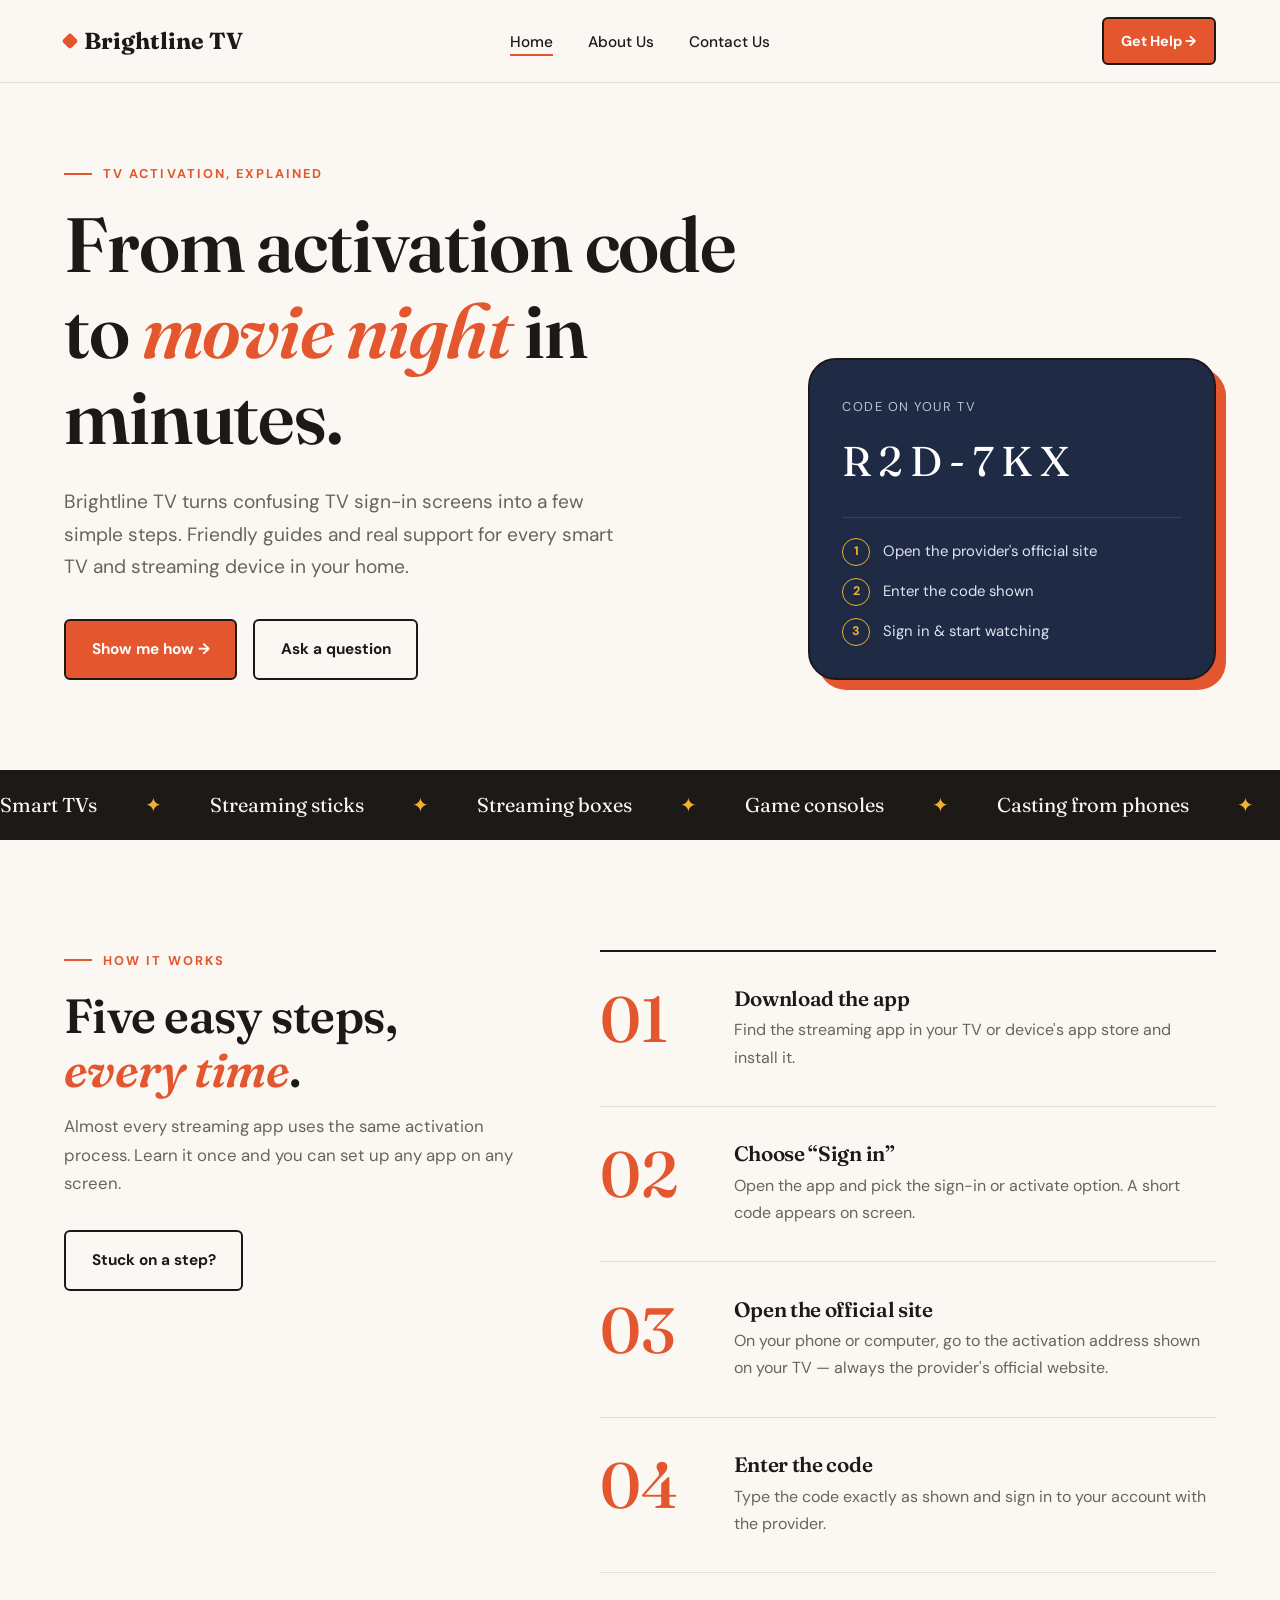
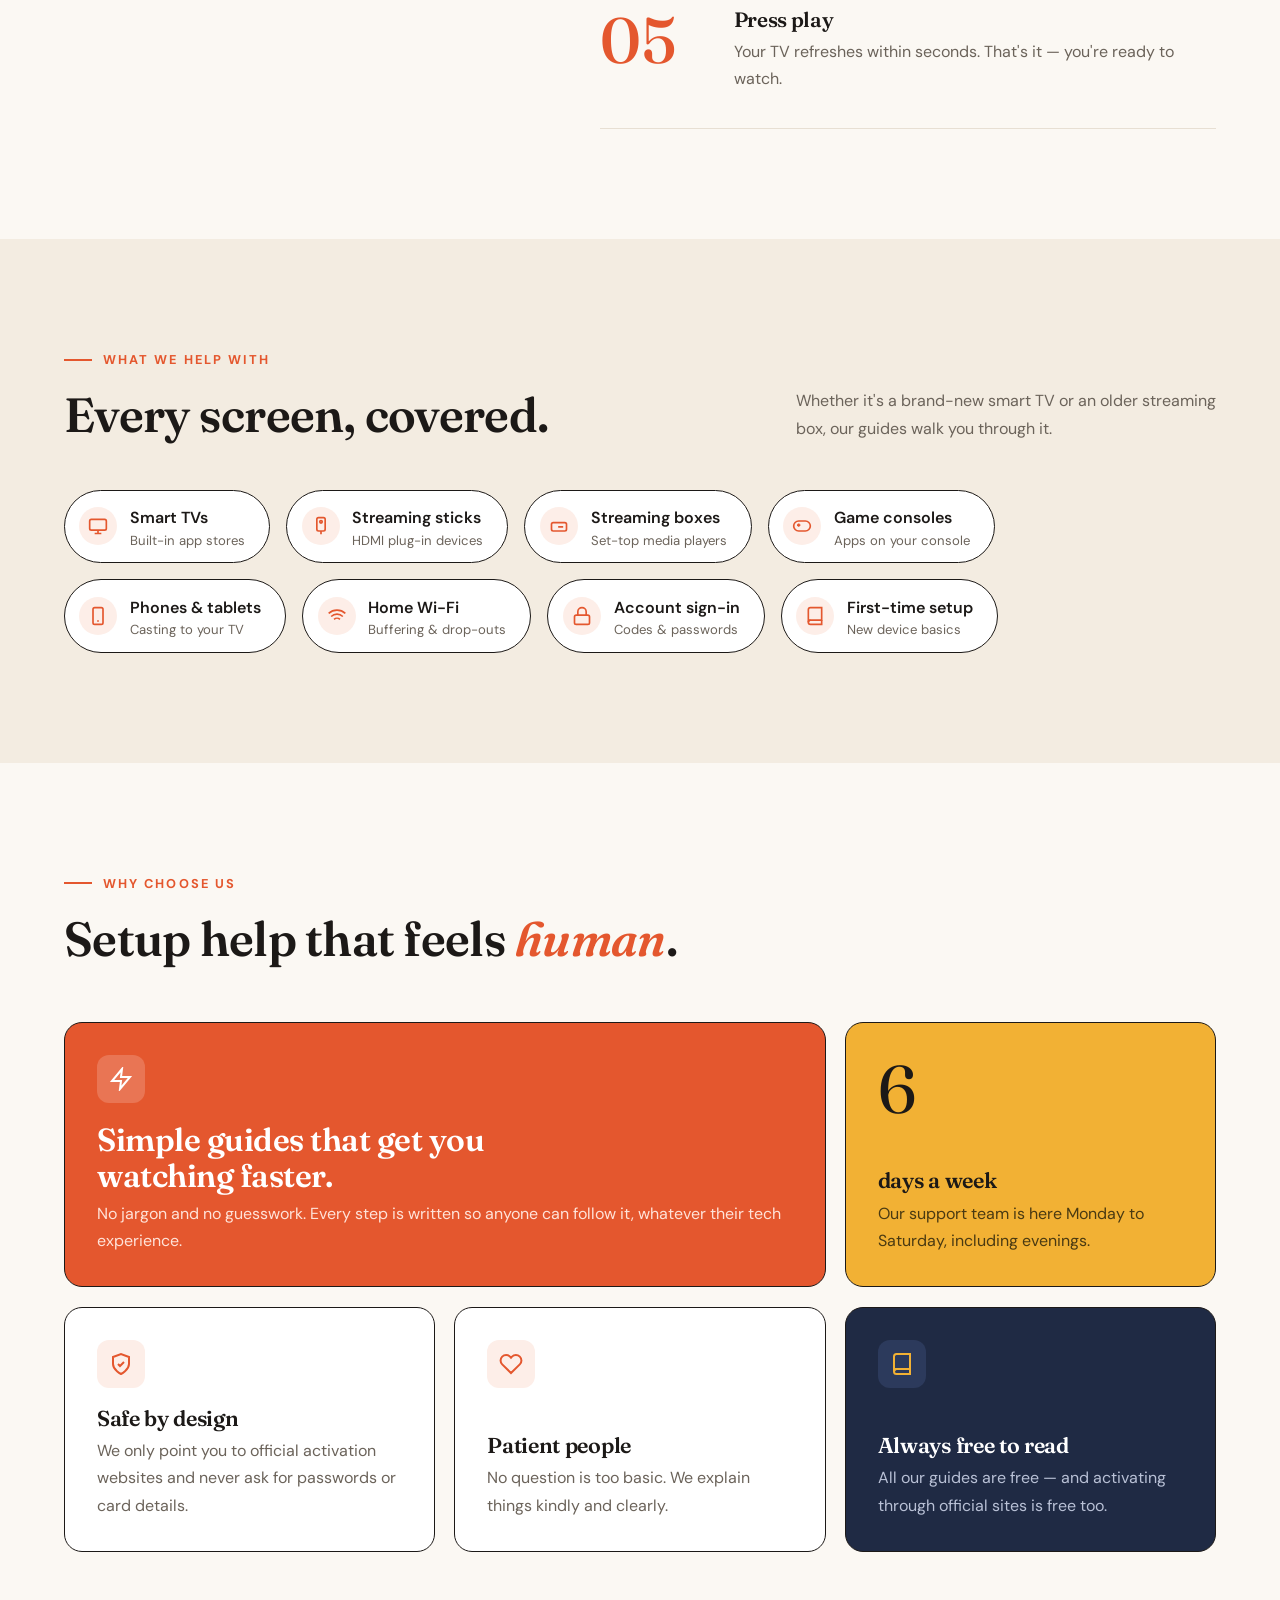
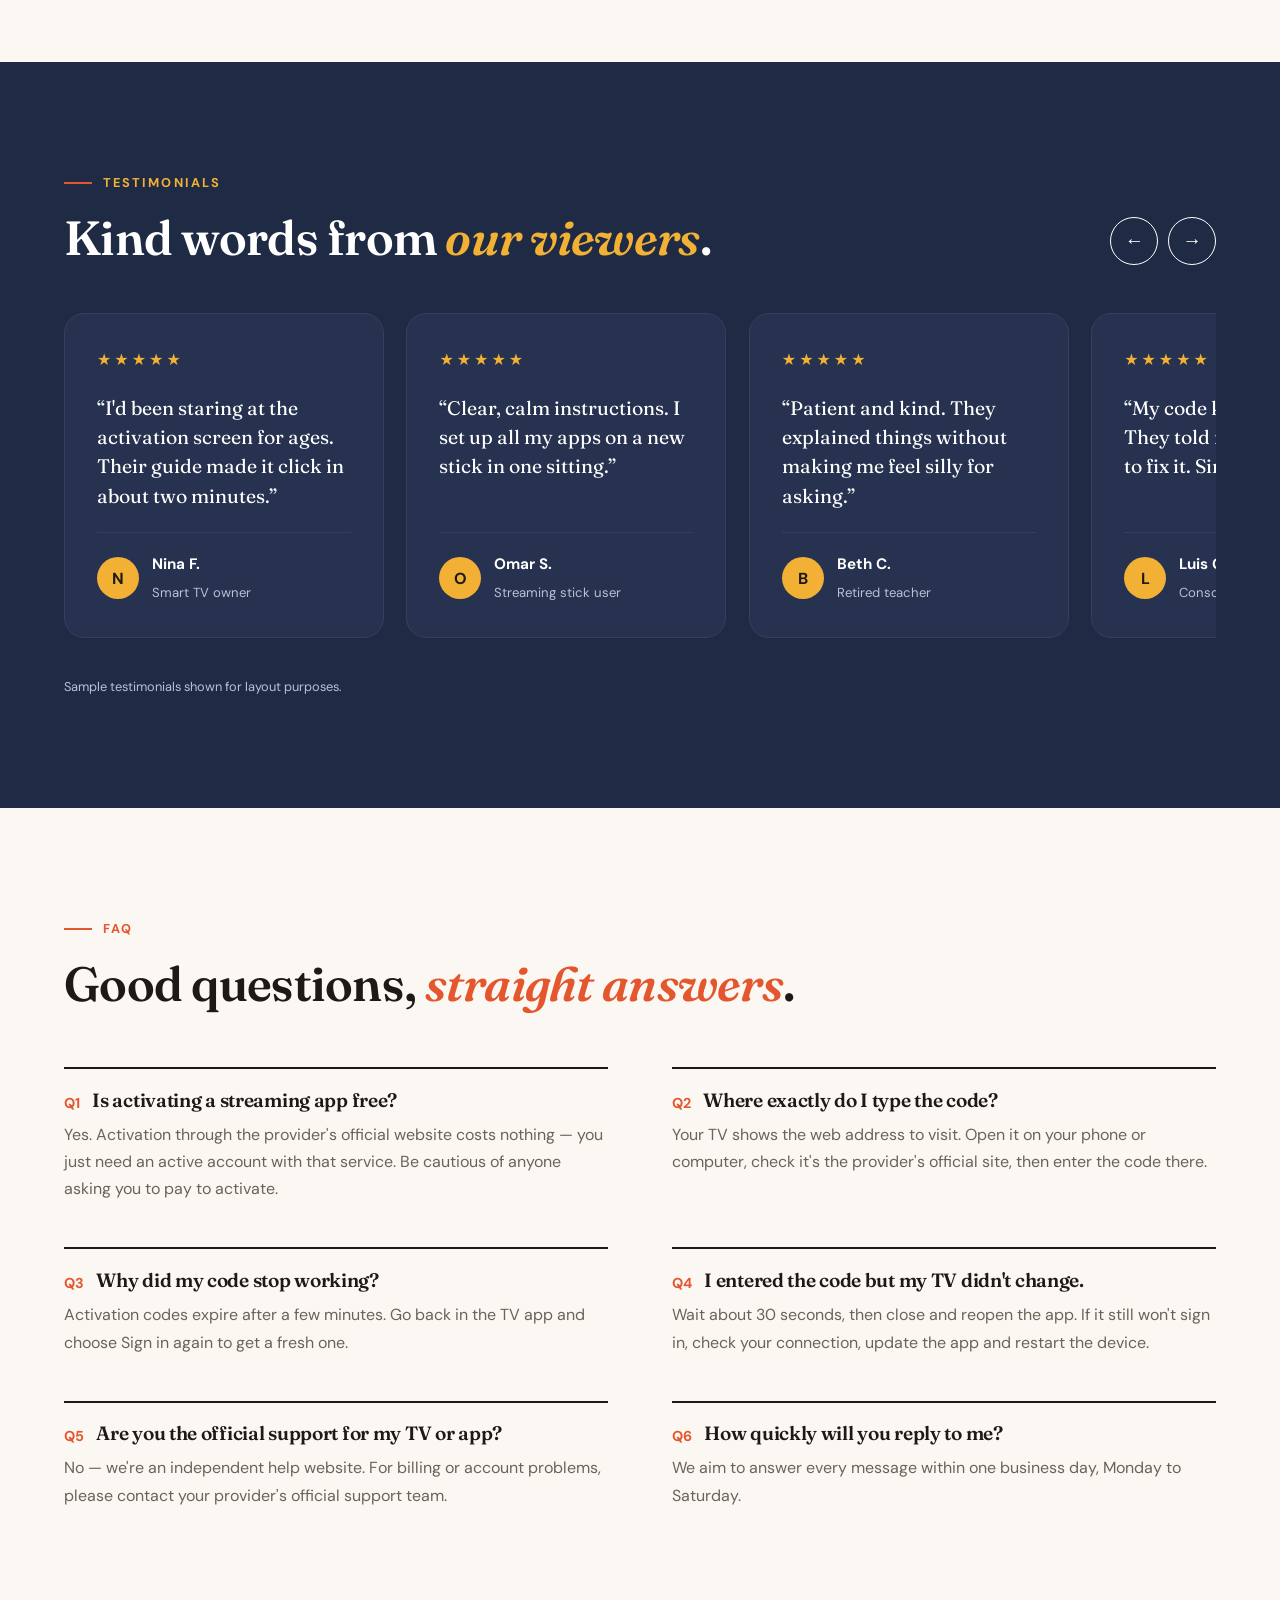
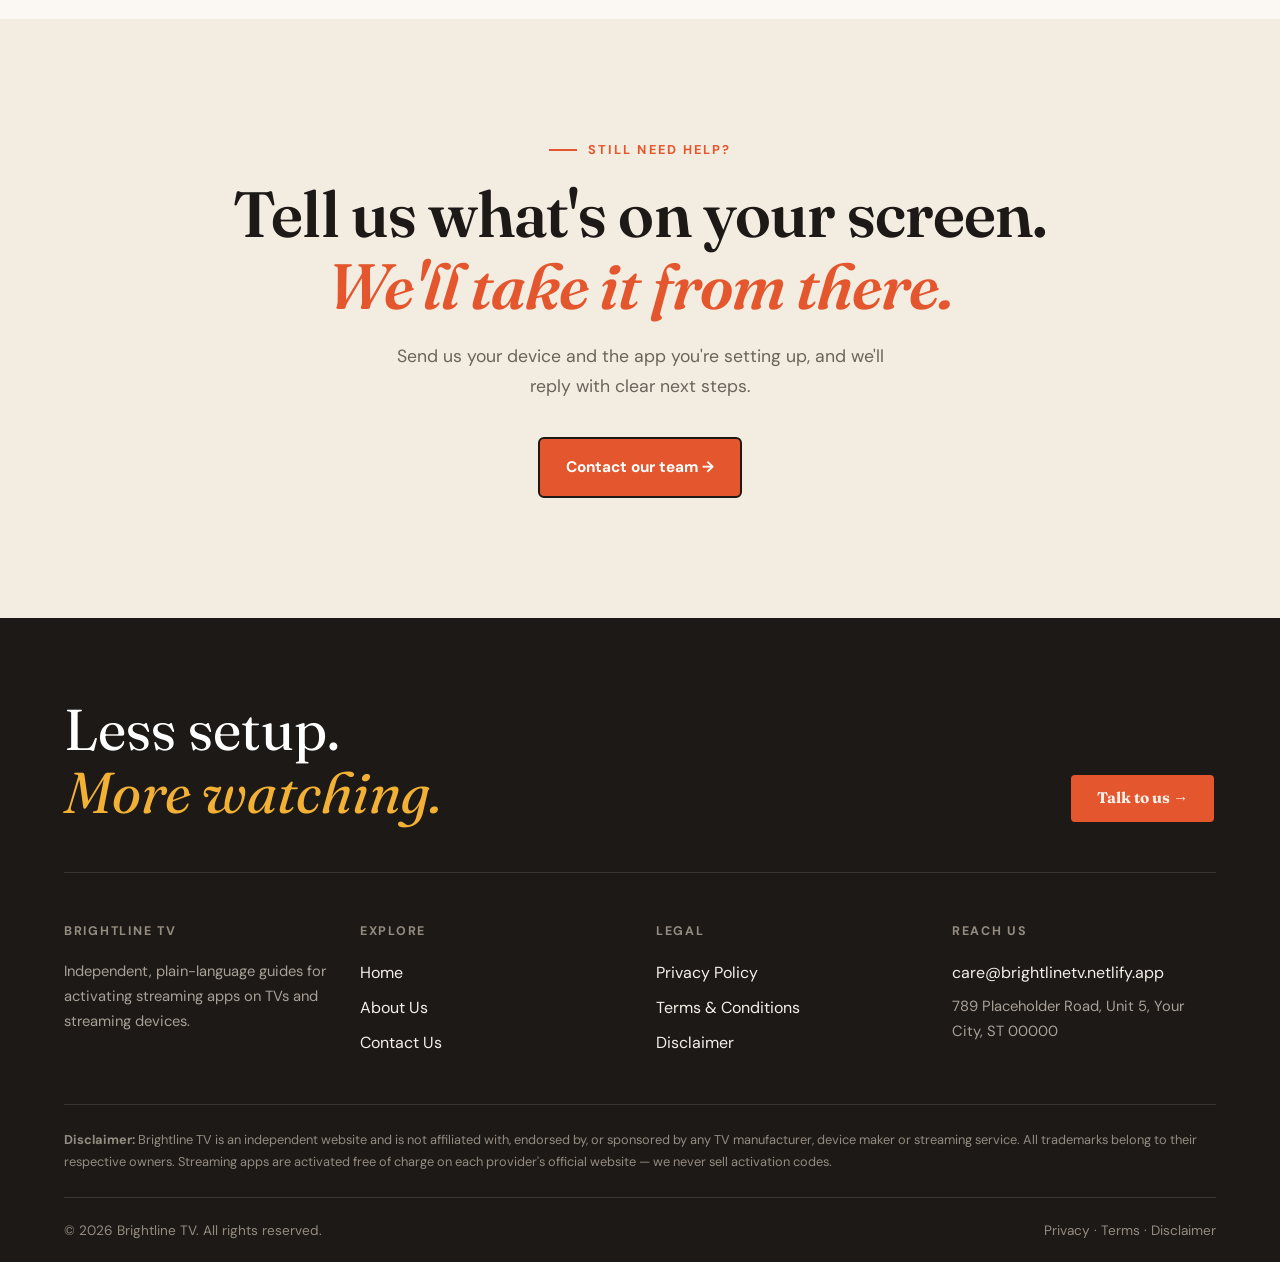
<file: index.html>
<!DOCTYPE html>
<html lang="en">
<head>
<meta charset="UTF-8">
<meta name="viewport" content="width=device-width, initial-scale=1.0">
<title>Brightline TV — Activate Streaming Apps on Your TV, Simply</title>
<meta name="description" content="Plain-language guides and friendly support to activate streaming apps on smart TVs, sticks, boxes and consoles.">
<link rel="preconnect" href="https://fonts.googleapis.com">
<link rel="preconnect" href="https://fonts.gstatic.com" crossorigin>
<link href="https://fonts.googleapis.com/css2?family=DM+Sans:wght@400;500;600;700&family=Fraunces:ital,opsz,wght@0,9..144,500;0,9..144,600;0,9..144,700;1,9..144,500;1,9..144,600&display=swap" rel="stylesheet">
<link rel="stylesheet" href="style.css">
</head>
<body>
<header class="hdr">
  <div class="wrap">
    <a href="index.html" class="brand"><i></i>Brightline TV</a>
    <ul class="menu"><li><a href="index.html" class="active">Home</a></li><li><a href="about.html">About Us</a></li><li><a href="contact.html">Contact Us</a></li></ul>
    <a href="contact.html" class="btn btn-coral btn-small hdr-cta">Get Help →</a>
    <button class="burger" aria-label="Open menu" aria-expanded="false">&#9776;</button>
  </div>
</header>

<main>
<section class="hero">
  <div class="wrap hero-grid">
    <div>
      <div class="kicker">TV activation, explained</div>
      <h1>From activation code to <em class="it">movie night</em> in minutes.</h1>
      <p class="lead">Brightline TV turns confusing TV sign-in screens into a few simple steps. Friendly guides and real support for every smart TV and streaming device in your home.</p>
      <div class="hero-btns">
        <a href="#how" class="btn btn-coral">Show me how →</a>
        <a href="contact.html" class="btn btn-line">Ask a question</a>
      </div>
    </div>
    <div class="remote" aria-hidden="true">
      <small>Code on your TV</small>
      <div class="code">R2D-7KX</div>
      <ol><li>Open the provider's official site</li><li>Enter the code shown</li><li>Sign in &amp; start watching</li></ol>
    </div>
  </div>
</section>

<div class="ticker" aria-hidden="true"><div class="ticker-track"><span>Smart TVs</span><span>Streaming sticks</span><span>Streaming boxes</span><span>Game consoles</span><span>Casting from phones</span><span>Wi-Fi fixes</span><span>Sign-in help</span><span>Free guides</span><span>Smart TVs</span><span>Streaming sticks</span><span>Streaming boxes</span><span>Game consoles</span><span>Casting from phones</span><span>Wi-Fi fixes</span><span>Sign-in help</span><span>Free guides</span></div></div>

<section id="how">
  <div class="wrap split">
    <div class="sticky">
      <div class="kicker">How it works</div>
      <h2>Five easy steps, <em class="it">every time</em>.</h2>
      <p>Almost every streaming app uses the same activation process. Learn it once and you can set up any app on any screen.</p>
      <a href="contact.html" class="btn btn-line" style="margin-top:2rem">Stuck on a step?</a>
    </div>
    <div class="steps"><div class="step"><div class="n">01</div><div><h3>Download the app</h3><p>Find the streaming app in your TV or device's app store and install it.</p></div></div><div class="step"><div class="n">02</div><div><h3>Choose “Sign in”</h3><p>Open the app and pick the sign-in or activate option. A short code appears on screen.</p></div></div><div class="step"><div class="n">03</div><div><h3>Open the official site</h3><p>On your phone or computer, go to the activation address shown on your TV — always the provider's official website.</p></div></div><div class="step"><div class="n">04</div><div><h3>Enter the code</h3><p>Type the code exactly as shown and sign in to your account with the provider.</p></div></div><div class="step"><div class="n">05</div><div><h3>Press play</h3><p>Your TV refreshes within seconds. That's it — you're ready to watch.</p></div></div></div>
  </div>
</section>

<section class="sand">
  <div class="wrap">
    <div class="devices-head">
      <div><div class="kicker">What we help with</div><h2>Every screen, covered.</h2></div>
      <p>Whether it's a brand-new smart TV or an older streaming box, our guides walk you through it.</p>
    </div>
    <div class="chips"><div class="chip"><span class="dot"><svg width="20" height="20" fill="none" stroke="currentColor" stroke-width="2" viewBox="0 0 24 24"><rect x="2" y="4" width="20" height="13" rx="2"/><path d="M8 21h8M12 17v4"/></svg></span><div>Smart TVs<small>Built-in app stores</small></div></div><div class="chip"><span class="dot"><svg width="20" height="20" fill="none" stroke="currentColor" stroke-width="2" viewBox="0 0 24 24"><rect x="7" y="2" width="10" height="16" rx="2"/><path d="M12 18v4"/><circle cx="12" cy="7" r="1.5"/></svg></span><div>Streaming sticks<small>HDMI plug-in devices</small></div></div><div class="chip"><span class="dot"><svg width="20" height="20" fill="none" stroke="currentColor" stroke-width="2" viewBox="0 0 24 24"><rect x="3" y="8" width="18" height="10" rx="2"/><path d="M7 13h.01M11 13h6"/></svg></span><div>Streaming boxes<small>Set-top media players</small></div></div><div class="chip"><span class="dot"><svg width="20" height="20" fill="none" stroke="currentColor" stroke-width="2" viewBox="0 0 24 24"><path d="M6 11h4M8 9v4M15 12h.01M18 10h.01"/><rect x="2" y="6" width="20" height="12" rx="6"/></svg></span><div>Game consoles<small>Apps on your console</small></div></div><div class="chip"><span class="dot"><svg width="20" height="20" fill="none" stroke="currentColor" stroke-width="2" viewBox="0 0 24 24"><rect x="6" y="2" width="12" height="20" rx="2"/><path d="M11 18h2"/></svg></span><div>Phones &amp; tablets<small>Casting to your TV</small></div></div><div class="chip"><span class="dot"><svg width="20" height="20" fill="none" stroke="currentColor" stroke-width="2" viewBox="0 0 24 24"><path d="M5 12.6a10 10 0 0 1 14 0M8.5 16.1a5 5 0 0 1 7 0M2 8.8a15 15 0 0 1 20 0M12 20h.01"/></svg></span><div>Home Wi-Fi<small>Buffering &amp; drop-outs</small></div></div><div class="chip"><span class="dot"><svg width="20" height="20" fill="none" stroke="currentColor" stroke-width="2" viewBox="0 0 24 24"><rect x="3" y="11" width="18" height="11" rx="2"/><path d="M7 11V7a5 5 0 0 1 10 0v4"/></svg></span><div>Account sign-in<small>Codes &amp; passwords</small></div></div><div class="chip"><span class="dot"><svg width="20" height="20" fill="none" stroke="currentColor" stroke-width="2" viewBox="0 0 24 24"><path d="M4 19.5A2.5 2.5 0 0 1 6.5 17H20V2H6.5A2.5 2.5 0 0 0 4 4.5v15z"/><path d="M6.5 17A2.5 2.5 0 0 0 4 19.5 2.5 2.5 0 0 0 6.5 22H20v-5"/></svg></span><div>First-time setup<small>New device basics</small></div></div></div>
  </div>
</section>

<section id="why-choose-us">
  <div class="wrap">
    <div class="kicker">Why choose us</div>
    <h2>Setup help that feels <em class="it">human</em>.</h2>
    <div class="bento">
      <div class="tile t-a">
        <div class="ic"><svg width="24" height="24" fill="none" stroke="currentColor" stroke-width="2" viewBox="0 0 24 24"><path d="M13 2 3 14h9l-1 8 10-12h-9l1-8z"/></svg></div>
        <div><h3>Simple guides that get you watching faster.</h3><p>No jargon and no guesswork. Every step is written so anyone can follow it, whatever their tech experience.</p></div>
      </div>
      <div class="tile t-b">
        <div class="big">6</div>
        <div><h3>days a week</h3><p>Our support team is here Monday to Saturday, including evenings.</p></div>
      </div>
      <div class="tile t-c">
        <div class="ic"><svg width="24" height="24" fill="none" stroke="currentColor" stroke-width="2" viewBox="0 0 24 24"><path d="M12 22s8-4 8-10V5l-8-3-8 3v7c0 6 8 10 8 10z"/><path d="m9 12 2 2 4-4"/></svg></div>
        <div><h3>Safe by design</h3><p>We only point you to official activation websites and never ask for passwords or card details.</p></div>
      </div>
      <div class="tile t-d">
        <div class="ic"><svg width="24" height="24" fill="none" stroke="currentColor" stroke-width="2" viewBox="0 0 24 24"><path d="M20.8 4.6a5.5 5.5 0 0 0-7.8 0L12 5.7l-1-1.1a5.5 5.5 0 0 0-7.8 7.8L12 21l8.8-8.6a5.5 5.5 0 0 0 0-7.8z"/></svg></div>
        <div><h3>Patient people</h3><p>No question is too basic. We explain things kindly and clearly.</p></div>
      </div>
      <div class="tile t-e">
        <div class="ic"><svg width="24" height="24" fill="none" stroke="currentColor" stroke-width="2" viewBox="0 0 24 24"><path d="M4 19.5A2.5 2.5 0 0 1 6.5 17H20V2H6.5A2.5 2.5 0 0 0 4 4.5v15z"/><path d="M6.5 17A2.5 2.5 0 0 0 4 19.5 2.5 2.5 0 0 0 6.5 22H20v-5"/></svg></div>
        <div><h3>Always free to read</h3><p>All our guides are free — and activating through official sites is free too.</p></div>
      </div>
    </div>
  </div>
</section>

<section class="navy" id="testimonials">
  <div class="wrap">
    <div class="rev-head">
      <div><div class="kicker" style="color:var(--sun)">Testimonials</div><h2 style="color:#fff">Kind words from <em class="it" style="color:var(--sun)">our viewers</em>.</h2></div>
      <div class="rev-ctrl"><button data-scroll="prev" aria-label="Previous reviews">←</button><button data-scroll="next" aria-label="Next reviews">→</button></div>
    </div>
    <div class="reviews"><div class="review"><div class="stars">★★★★★</div><q>I'd been staring at the activation screen for ages. Their guide made it click in about two minutes.</q><div class="by"><div class="av">N</div><div><strong>Nina F.</strong><span>Smart TV owner</span></div></div></div><div class="review"><div class="stars">★★★★★</div><q>Clear, calm instructions. I set up all my apps on a new stick in one sitting.</q><div class="by"><div class="av">O</div><div><strong>Omar S.</strong><span>Streaming stick user</span></div></div></div><div class="review"><div class="stars">★★★★★</div><q>Patient and kind. They explained things without making me feel silly for asking.</q><div class="by"><div class="av">B</div><div><strong>Beth C.</strong><span>Retired teacher</span></div></div></div><div class="review"><div class="stars">★★★★★</div><q>My code kept expiring. They told me why and how to fix it. Simple as that.</q><div class="by"><div class="av">L</div><div><strong>Luis G.</strong><span>Console player</span></div></div></div><div class="review"><div class="stars">★★★★★</div><q>The Wi-Fi tips sorted out my buffering. Bookmarked for the next TV we buy.</q><div class="by"><div class="av">H</div><div><strong>Hannah J.</strong><span>New homeowner</span></div></div></div><div class="review"><div class="stars">★★★★★</div><q>Honest help, no sales pitch. Exactly what I was hoping for.</q><div class="by"><div class="av">R</div><div><strong>Ravi P.</strong><span>First-time streamer</span></div></div></div></div>
    <!-- REPLACE: sample testimonials. Swap in genuine customer reviews (with permission), then remove the note below. -->
    <p class="note">Sample testimonials shown for layout purposes.</p>
  </div>
</section>

<section id="faq">
  <div class="wrap">
    <div class="kicker">FAQ</div>
    <h2>Good questions, <em class="it">straight answers</em>.</h2>
    <div class="faq-grid"><div class="qa"><h3><span>Q1</span>Is activating a streaming app free?</h3><p>Yes. Activation through the provider's official website costs nothing — you just need an active account with that service. Be cautious of anyone asking you to pay to activate.</p></div><div class="qa"><h3><span>Q2</span>Where exactly do I type the code?</h3><p>Your TV shows the web address to visit. Open it on your phone or computer, check it's the provider's official site, then enter the code there.</p></div><div class="qa"><h3><span>Q3</span>Why did my code stop working?</h3><p>Activation codes expire after a few minutes. Go back in the TV app and choose Sign in again to get a fresh one.</p></div><div class="qa"><h3><span>Q4</span>I entered the code but my TV didn't change.</h3><p>Wait about 30 seconds, then close and reopen the app. If it still won't sign in, check your connection, update the app and restart the device.</p></div><div class="qa"><h3><span>Q5</span>Are you the official support for my TV or app?</h3><p>No — we're an independent help website. For billing or account problems, please contact your provider's official support team.</p></div><div class="qa"><h3><span>Q6</span>How quickly will you reply to me?</h3><p>We aim to answer every message within one business day, Monday to Saturday.</p></div></div>
  </div>
</section>

<section class="final sand">
  <div class="wrap">
    <div class="kicker" style="justify-content:center">Still need help?</div>
    <h2>Tell us what's on your screen. <em class="it">We'll take it from there.</em></h2>
    <p>Send us your device and the app you're setting up, and we'll reply with clear next steps.</p>
    <a href="contact.html" class="btn btn-coral">Contact our team →</a>
  </div>
</section>
</main>
<footer class="ftr">
  <div class="wrap">
    <div class="ftr-big"><div>Less setup.<br><em>More watching.</em></div><a href="contact.html" class="btn btn-coral">Talk to us →</a></div>
    <div class="ftr-cols">
      <div><h4>Brightline TV</h4><p>Independent, plain-language guides for activating streaming apps on TVs and streaming devices.</p></div>
      <div><h4>Explore</h4><ul><li><a href="index.html">Home</a></li><li><a href="about.html">About Us</a></li><li><a href="contact.html">Contact Us</a></li></ul></div>
      <div><h4>Legal</h4><ul><li><a href="privacy.html">Privacy Policy</a></li><li><a href="terms.html">Terms &amp; Conditions</a></li><li><a href="disclaimer.html">Disclaimer</a></li></ul></div>
      <div><h4>Reach us</h4><ul><li><a href="mailto:care@brightlinetv.netlify.app">care@brightlinetv.netlify.app</a></li><li style="color:#a9a197;font-size:.92rem">789 Placeholder Road, Unit 5, Your City, ST 00000</li></ul></div>
    </div>
    <div class="ftr-note"><strong>Disclaimer:</strong> Brightline TV is an independent website and is not affiliated with, endorsed by, or sponsored by any TV manufacturer, device maker or streaming service. All trademarks belong to their respective owners. Streaming apps are activated free of charge on each provider's official website — we never sell activation codes.</div>
    <div class="ftr-bottom"><span>&copy; <span id="year">2026</span> Brightline TV. All rights reserved.</span><span><a href="privacy.html">Privacy</a> · <a href="terms.html">Terms</a> · <a href="disclaimer.html">Disclaimer</a></span></div>
  </div>
</footer>
<script src="main.js"></script>
</body>
</html>
</file>
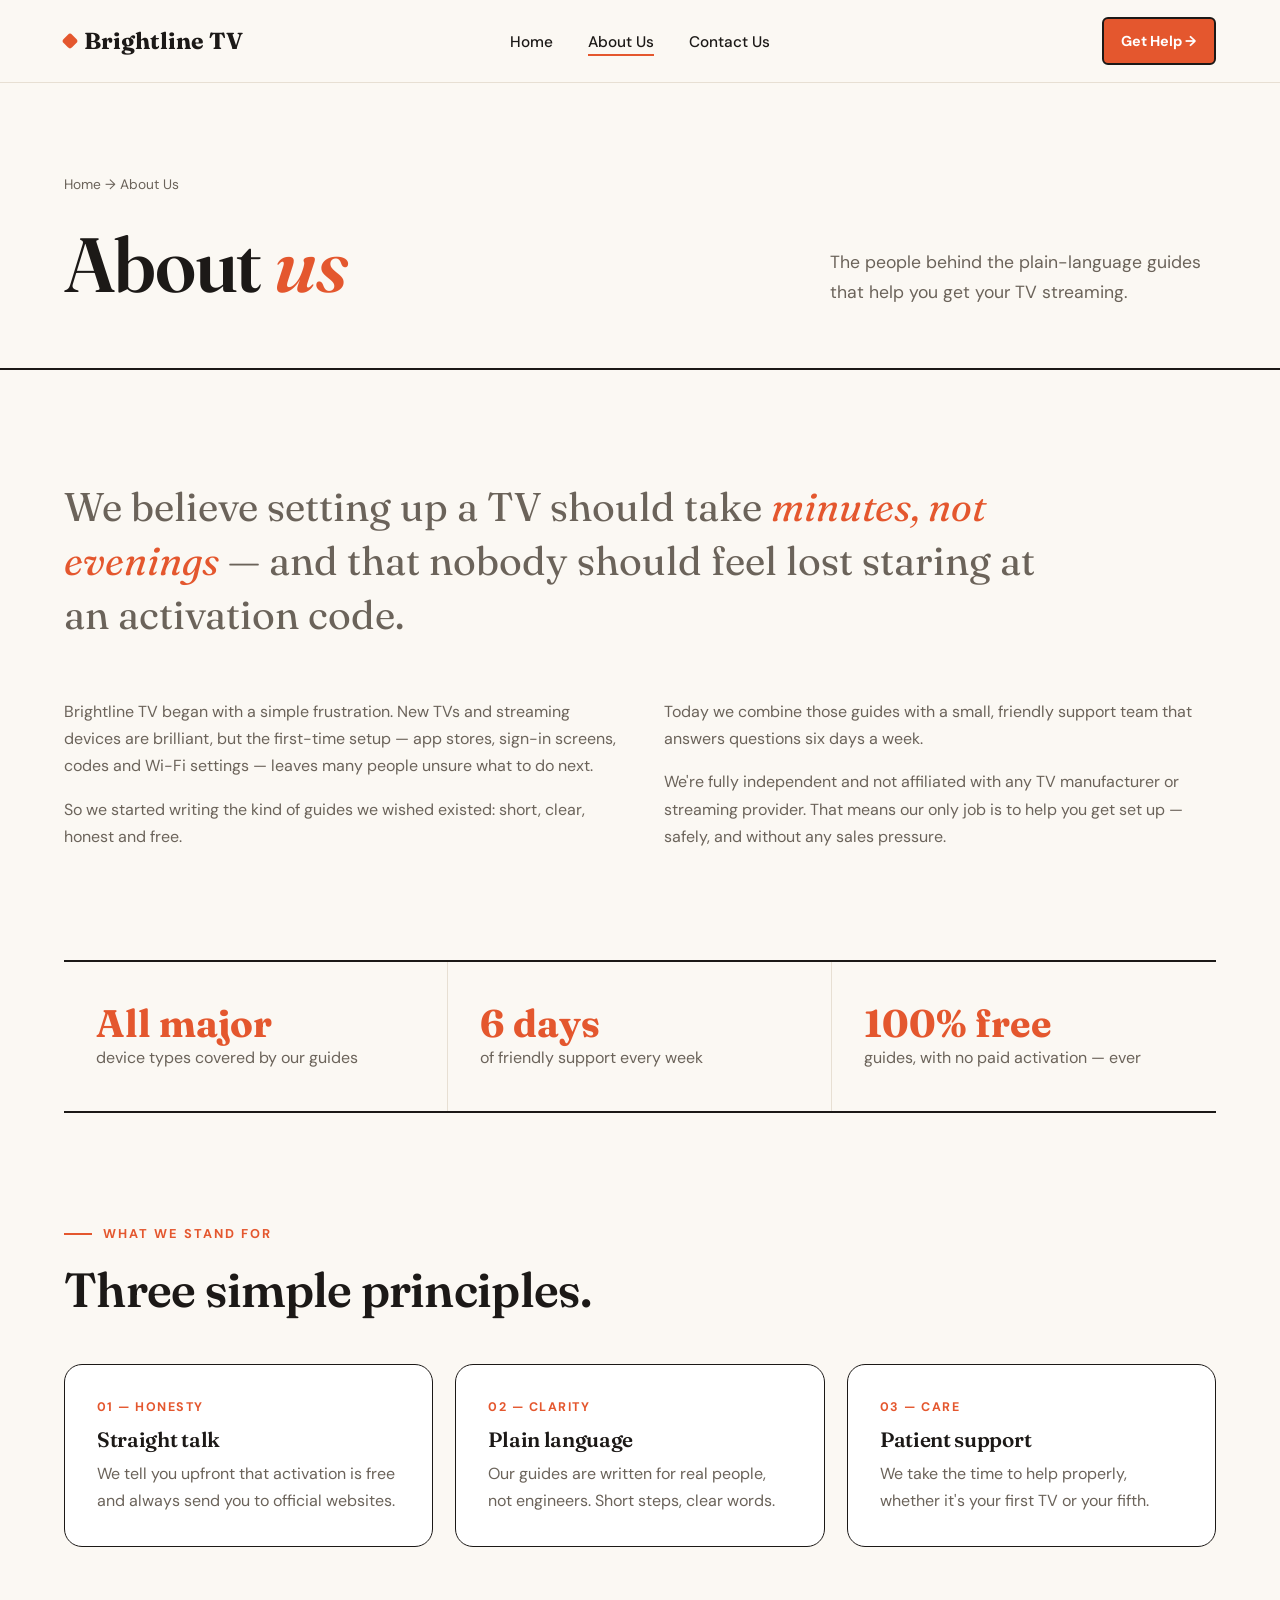
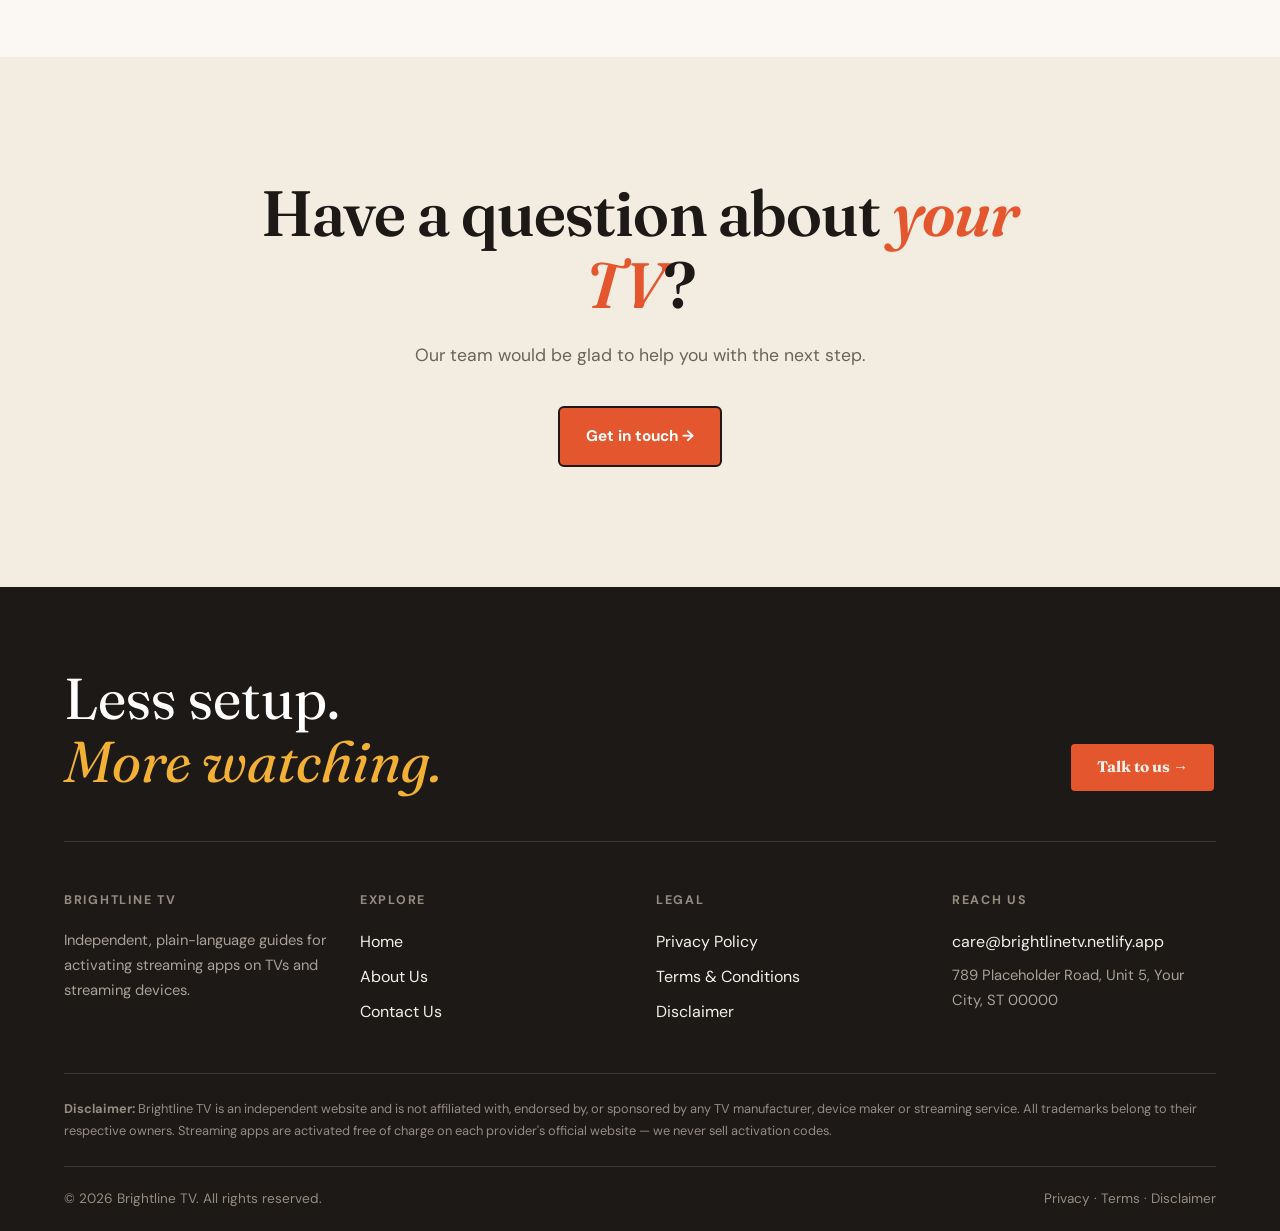
<file: about.html>
<!DOCTYPE html>
<html lang="en">
<head>
<meta charset="UTF-8">
<meta name="viewport" content="width=device-width, initial-scale=1.0">
<title>About Us — Brightline TV</title>
<meta name="description" content="Meet Brightline TV, an independent website that makes activating streaming apps on your TV simple.">
<link rel="preconnect" href="https://fonts.googleapis.com">
<link rel="preconnect" href="https://fonts.gstatic.com" crossorigin>
<link href="https://fonts.googleapis.com/css2?family=DM+Sans:wght@400;500;600;700&family=Fraunces:ital,opsz,wght@0,9..144,500;0,9..144,600;0,9..144,700;1,9..144,500;1,9..144,600&display=swap" rel="stylesheet">
<link rel="stylesheet" href="style.css">
</head>
<body>
<header class="hdr">
  <div class="wrap">
    <a href="index.html" class="brand"><i></i>Brightline TV</a>
    <ul class="menu"><li><a href="index.html">Home</a></li><li><a href="about.html" class="active">About Us</a></li><li><a href="contact.html">Contact Us</a></li></ul>
    <a href="contact.html" class="btn btn-coral btn-small hdr-cta">Get Help →</a>
    <button class="burger" aria-label="Open menu" aria-expanded="false">&#9776;</button>
  </div>
</header>
<section class="phead">
  <div class="wrap">
    <div class="crumb"><a href="index.html">Home</a> → About Us</div>
    <div class="phead-grid"><h1>About <em class="it">us</em></h1><div><p>The people behind the plain-language guides that help you get your TV streaming.</p></div></div>
  </div>
</section>

<main>
<section>
  <div class="wrap">
    <p class="manifesto">We believe setting up a TV should take <em>minutes, not evenings</em> — and that nobody should feel lost staring at an activation code.</p>
    <div class="twocol">
      <div>
        <p>Brightline TV began with a simple frustration. New TVs and streaming devices are brilliant, but the first-time setup — app stores, sign-in screens, codes and Wi-Fi settings — leaves many people unsure what to do next.</p>
        <p>So we started writing the kind of guides we wished existed: short, clear, honest and free.</p>
      </div>
      <div>
        <p>Today we combine those guides with a small, friendly support team that answers questions six days a week.</p>
        <p>We're fully independent and not affiliated with any TV manufacturer or streaming provider. That means our only job is to help you get set up — safely, and without any sales pressure.</p>
      </div>
    </div>
  </div>
</section>

<section style="padding:0">
  <div class="wrap numbers">
    <div><strong>All major</strong><p>device types covered by our guides</p></div>
    <div><strong>6 days</strong><p>of friendly support every week</p></div>
    <div><strong>100% free</strong><p>guides, with no paid activation — ever</p></div>
  </div>
</section>

<section>
  <div class="wrap">
    <div class="kicker">What we stand for</div>
    <h2>Three simple principles.</h2>
    <div class="principles"><div class="pr"><div class="tag">01 — Honesty</div><h3>Straight talk</h3><p>We tell you upfront that activation is free and always send you to official websites.</p></div><div class="pr"><div class="tag">02 — Clarity</div><h3>Plain language</h3><p>Our guides are written for real people, not engineers. Short steps, clear words.</p></div><div class="pr"><div class="tag">03 — Care</div><h3>Patient support</h3><p>We take the time to help properly, whether it's your first TV or your fifth.</p></div></div>
  </div>
</section>

<section class="final sand">
  <div class="wrap">
    <h2>Have a question about <em class="it">your TV</em>?</h2>
    <p>Our team would be glad to help you with the next step.</p>
    <a href="contact.html" class="btn btn-coral">Get in touch →</a>
  </div>
</section>
</main>
<footer class="ftr">
  <div class="wrap">
    <div class="ftr-big"><div>Less setup.<br><em>More watching.</em></div><a href="contact.html" class="btn btn-coral">Talk to us →</a></div>
    <div class="ftr-cols">
      <div><h4>Brightline TV</h4><p>Independent, plain-language guides for activating streaming apps on TVs and streaming devices.</p></div>
      <div><h4>Explore</h4><ul><li><a href="index.html">Home</a></li><li><a href="about.html">About Us</a></li><li><a href="contact.html">Contact Us</a></li></ul></div>
      <div><h4>Legal</h4><ul><li><a href="privacy.html">Privacy Policy</a></li><li><a href="terms.html">Terms &amp; Conditions</a></li><li><a href="disclaimer.html">Disclaimer</a></li></ul></div>
      <div><h4>Reach us</h4><ul><li><a href="mailto:care@brightlinetv.netlify.app">care@brightlinetv.netlify.app</a></li><li style="color:#a9a197;font-size:.92rem">789 Placeholder Road, Unit 5, Your City, ST 00000</li></ul></div>
    </div>
    <div class="ftr-note"><strong>Disclaimer:</strong> Brightline TV is an independent website and is not affiliated with, endorsed by, or sponsored by any TV manufacturer, device maker or streaming service. All trademarks belong to their respective owners. Streaming apps are activated free of charge on each provider's official website — we never sell activation codes.</div>
    <div class="ftr-bottom"><span>&copy; <span id="year">2026</span> Brightline TV. All rights reserved.</span><span><a href="privacy.html">Privacy</a> · <a href="terms.html">Terms</a> · <a href="disclaimer.html">Disclaimer</a></span></div>
  </div>
</footer>
<script src="main.js"></script>
</body>
</html>
</file>
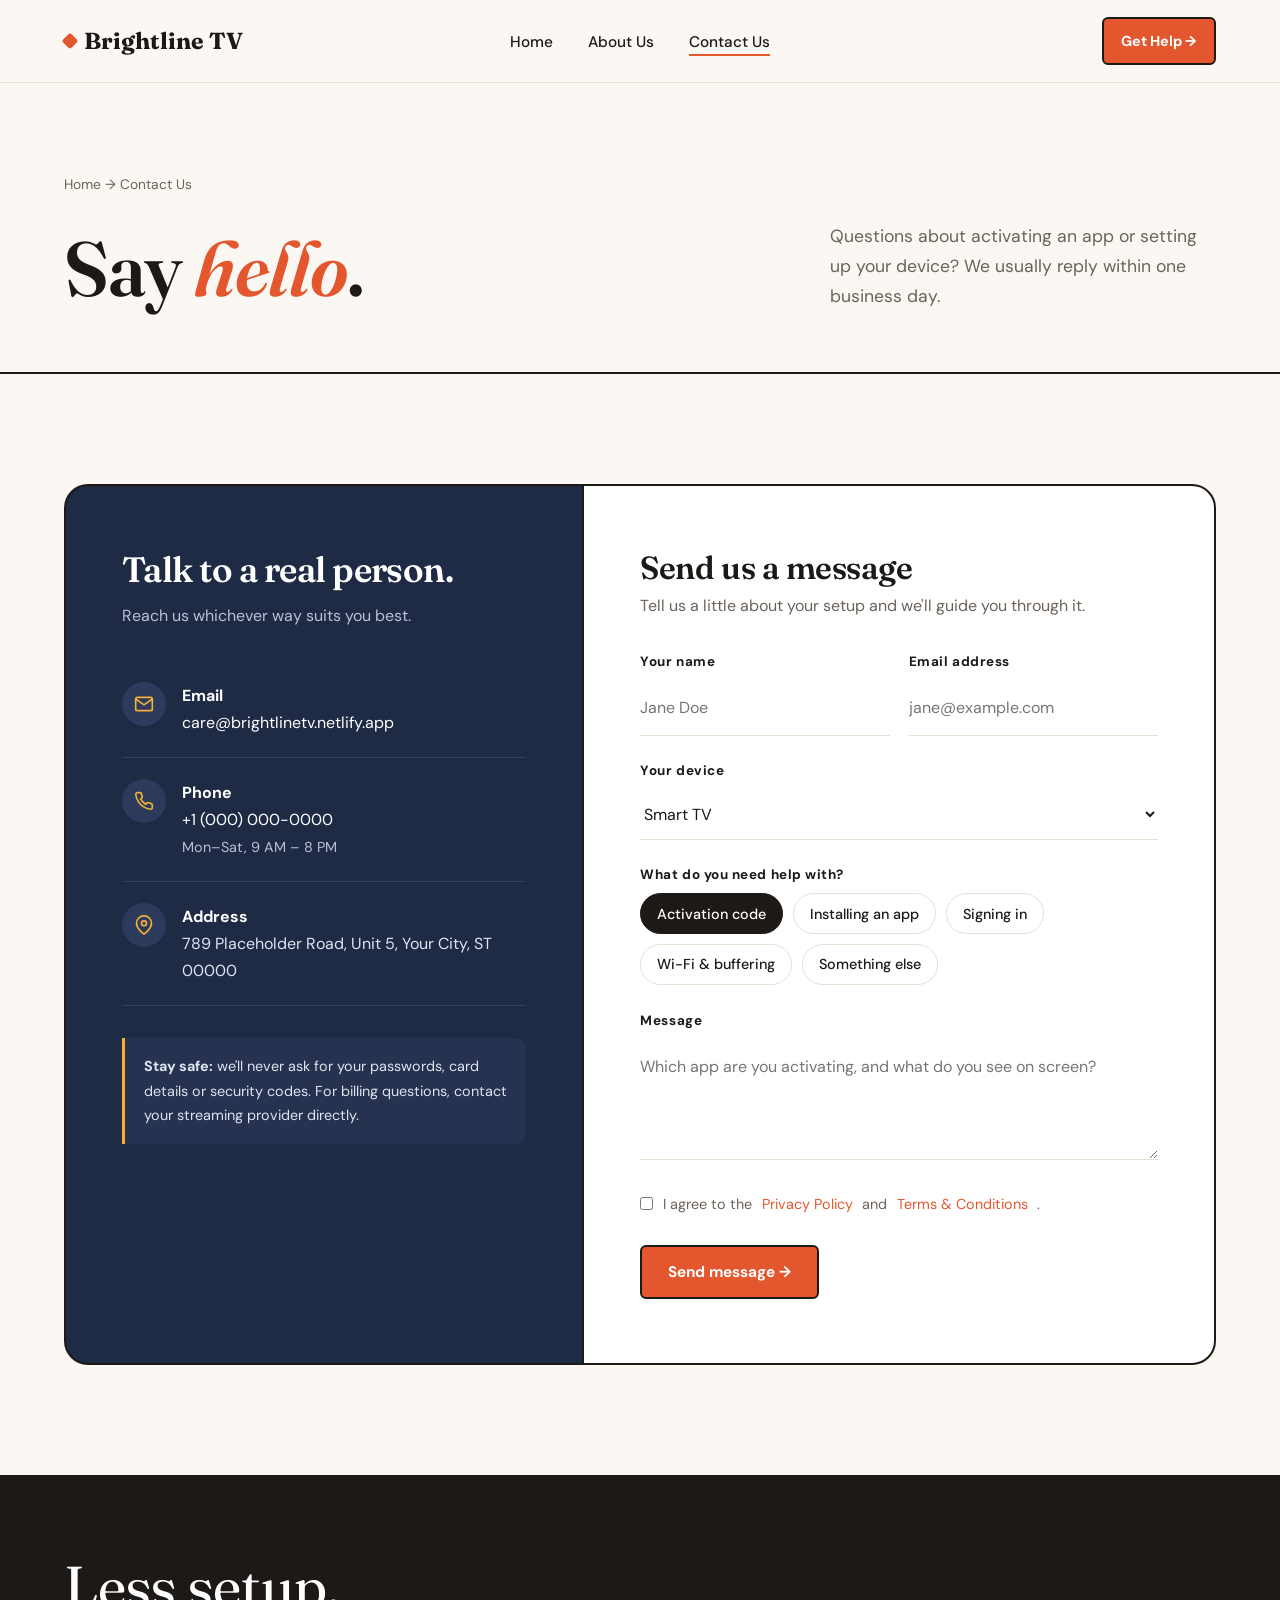
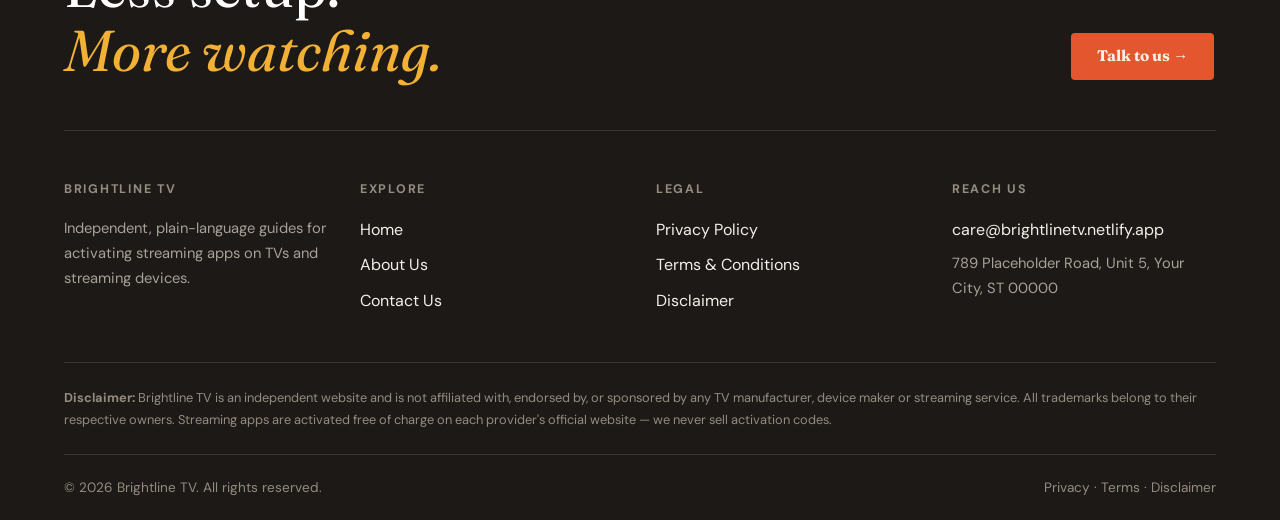
<file: contact.html>
<!DOCTYPE html>
<html lang="en">
<head>
<meta charset="UTF-8">
<meta name="viewport" content="width=device-width, initial-scale=1.0">
<title>Contact Us — Brightline TV</title>
<meta name="description" content="Contact the Brightline TV team for help activating streaming apps on your TV.">
<link rel="preconnect" href="https://fonts.googleapis.com">
<link rel="preconnect" href="https://fonts.gstatic.com" crossorigin>
<link href="https://fonts.googleapis.com/css2?family=DM+Sans:wght@400;500;600;700&family=Fraunces:ital,opsz,wght@0,9..144,500;0,9..144,600;0,9..144,700;1,9..144,500;1,9..144,600&display=swap" rel="stylesheet">
<link rel="stylesheet" href="style.css">
</head>
<body>
<header class="hdr">
  <div class="wrap">
    <a href="index.html" class="brand"><i></i>Brightline TV</a>
    <ul class="menu"><li><a href="index.html">Home</a></li><li><a href="about.html">About Us</a></li><li><a href="contact.html" class="active">Contact Us</a></li></ul>
    <a href="contact.html" class="btn btn-coral btn-small hdr-cta">Get Help →</a>
    <button class="burger" aria-label="Open menu" aria-expanded="false">&#9776;</button>
  </div>
</header>
<section class="phead">
  <div class="wrap">
    <div class="crumb"><a href="index.html">Home</a> → Contact Us</div>
    <div class="phead-grid"><h1>Say <em class="it">hello</em>.</h1><div><p>Questions about activating an app or setting up your device? We usually reply within one business day.</p></div></div>
  </div>
</section>

<main>
<section>
  <div class="wrap cgrid">
    <div class="cside">
      <h2>Talk to a real person.</h2>
      <p style="margin-top:.8rem">Reach us whichever way suits you best.</p>
      <div class="cline"><div class="ic"><svg width="20" height="20" fill="none" stroke="currentColor" stroke-width="2" viewBox="0 0 24 24"><rect x="2" y="4" width="20" height="16" rx="2"/><path d="m22 6-10 7L2 6"/></svg></div><div><strong>Email</strong><a href="mailto:care@brightlinetv.netlify.app">care@brightlinetv.netlify.app</a></div></div>
      <div class="cline"><div class="ic"><svg width="20" height="20" fill="none" stroke="currentColor" stroke-width="2" viewBox="0 0 24 24"><path d="M22 16.9v3a2 2 0 0 1-2.2 2 19.8 19.8 0 0 1-8.6-3.1 19.5 19.5 0 0 1-6-6A19.8 19.8 0 0 1 2.1 4.2 2 2 0 0 1 4.1 2h3a2 2 0 0 1 2 1.7c.1.9.4 1.8.7 2.7a2 2 0 0 1-.5 2.1L8 9.8a16 16 0 0 0 6 6l1.3-1.3a2 2 0 0 1 2.1-.4c.9.3 1.8.6 2.7.7a2 2 0 0 1 1.7 2z"/></svg></div><div><strong>Phone</strong><a href="tel:+10000000000">+1 (000) 000-0000</a><br><span style="color:#b9c1d6;font-size:.9rem">Mon–Sat, 9 AM – 8 PM</span></div></div>
      <div class="cline"><div class="ic"><svg width="20" height="20" fill="none" stroke="currentColor" stroke-width="2" viewBox="0 0 24 24"><path d="M21 10c0 7-9 13-9 13s-9-6-9-13a9 9 0 0 1 18 0z"/><circle cx="12" cy="10" r="3"/></svg></div><div><strong>Address</strong><span style="color:#dfe4f0">789 Placeholder Road, Unit 5, Your City, ST 00000</span></div></div>
      <div class="warn"><strong>Stay safe:</strong> we'll never ask for your passwords, card details or security codes. For billing questions, contact your streaming provider directly.</div>
    </div>
    <div class="cform">
      <h2>Send us a message</h2>
      <p>Tell us a little about your setup and we'll guide you through it.</p>
      <form id="contact-form" novalidate>
        <div class="fg">
          <div><label for="name">Your name</label><input id="name" type="text" required placeholder="Jane Doe"></div>
          <div><label for="email">Email address</label><input id="email" type="email" required placeholder="jane@example.com"></div>
          <div class="full"><label for="device">Your device</label>
            <select id="device"><option>Smart TV</option><option>Streaming stick</option><option>Streaming box</option><option>Game console</option><option>Other</option></select></div>
          <div class="full"><label>What do you need help with?</label><div class="topics"><label><input type="radio" name="topic" value="Activation code" checked><span>Activation code</span></label><label><input type="radio" name="topic" value="Installing an app"><span>Installing an app</span></label><label><input type="radio" name="topic" value="Signing in"><span>Signing in</span></label><label><input type="radio" name="topic" value="Wi-Fi &amp; buffering"><span>Wi-Fi &amp; buffering</span></label><label><input type="radio" name="topic" value="Something else"><span>Something else</span></label></div></div>
          <div class="full"><label for="message">Message</label><textarea id="message" required placeholder="Which app are you activating, and what do you see on screen?"></textarea></div>
          <div class="full"><label class="agree"><input type="checkbox" required> I agree to the <a href="privacy.html">Privacy Policy</a> and <a href="terms.html">Terms &amp; Conditions</a>.</label></div>
        </div>
        <button type="submit" class="btn btn-coral" style="margin-top:1.4rem">Send message →</button>
        <div id="form-msg" class="form-msg" role="status">Thank you! Your message is on its way — we'll be in touch soon.</div>
      </form>
    </div>
  </div>
</section>
</main>
<footer class="ftr">
  <div class="wrap">
    <div class="ftr-big"><div>Less setup.<br><em>More watching.</em></div><a href="contact.html" class="btn btn-coral">Talk to us →</a></div>
    <div class="ftr-cols">
      <div><h4>Brightline TV</h4><p>Independent, plain-language guides for activating streaming apps on TVs and streaming devices.</p></div>
      <div><h4>Explore</h4><ul><li><a href="index.html">Home</a></li><li><a href="about.html">About Us</a></li><li><a href="contact.html">Contact Us</a></li></ul></div>
      <div><h4>Legal</h4><ul><li><a href="privacy.html">Privacy Policy</a></li><li><a href="terms.html">Terms &amp; Conditions</a></li><li><a href="disclaimer.html">Disclaimer</a></li></ul></div>
      <div><h4>Reach us</h4><ul><li><a href="mailto:care@brightlinetv.netlify.app">care@brightlinetv.netlify.app</a></li><li style="color:#a9a197;font-size:.92rem">789 Placeholder Road, Unit 5, Your City, ST 00000</li></ul></div>
    </div>
    <div class="ftr-note"><strong>Disclaimer:</strong> Brightline TV is an independent website and is not affiliated with, endorsed by, or sponsored by any TV manufacturer, device maker or streaming service. All trademarks belong to their respective owners. Streaming apps are activated free of charge on each provider's official website — we never sell activation codes.</div>
    <div class="ftr-bottom"><span>&copy; <span id="year">2026</span> Brightline TV. All rights reserved.</span><span><a href="privacy.html">Privacy</a> · <a href="terms.html">Terms</a> · <a href="disclaimer.html">Disclaimer</a></span></div>
  </div>
</footer>
<script src="main.js"></script>
</body>
</html>
</file>
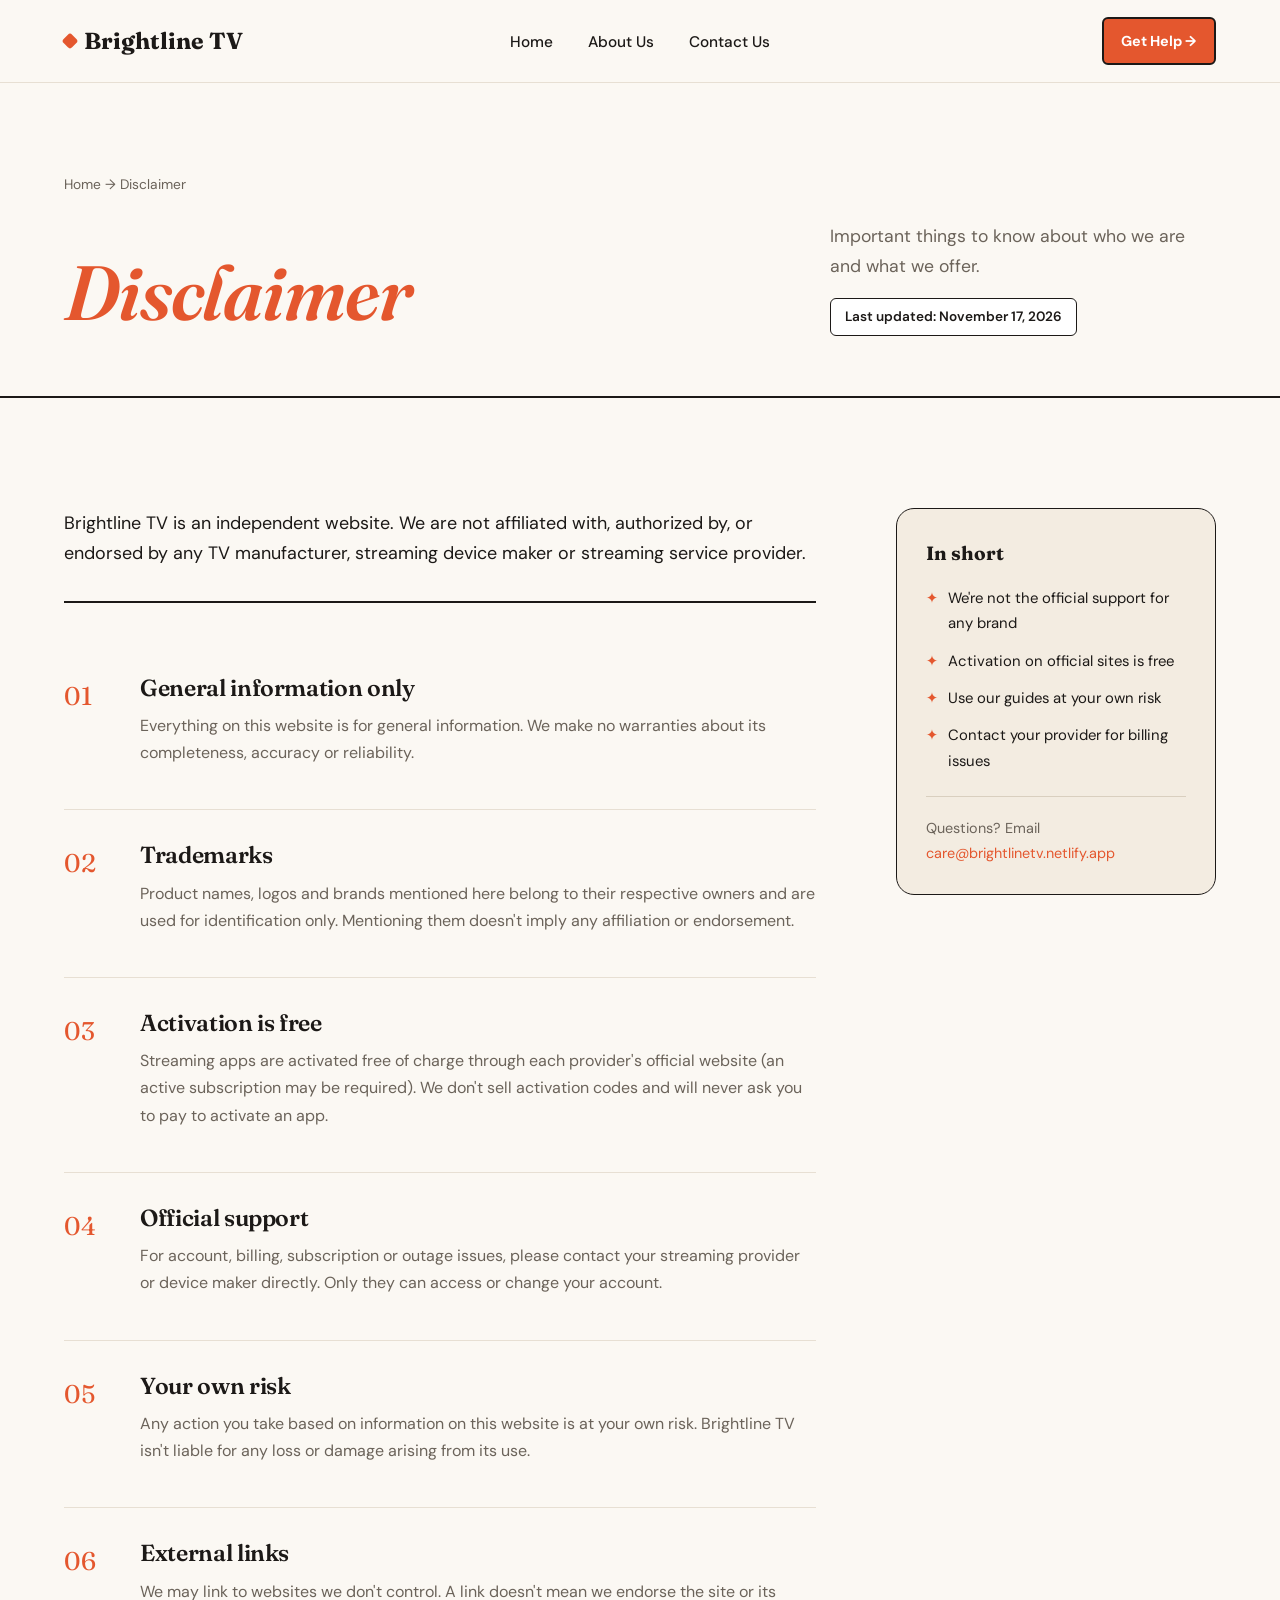
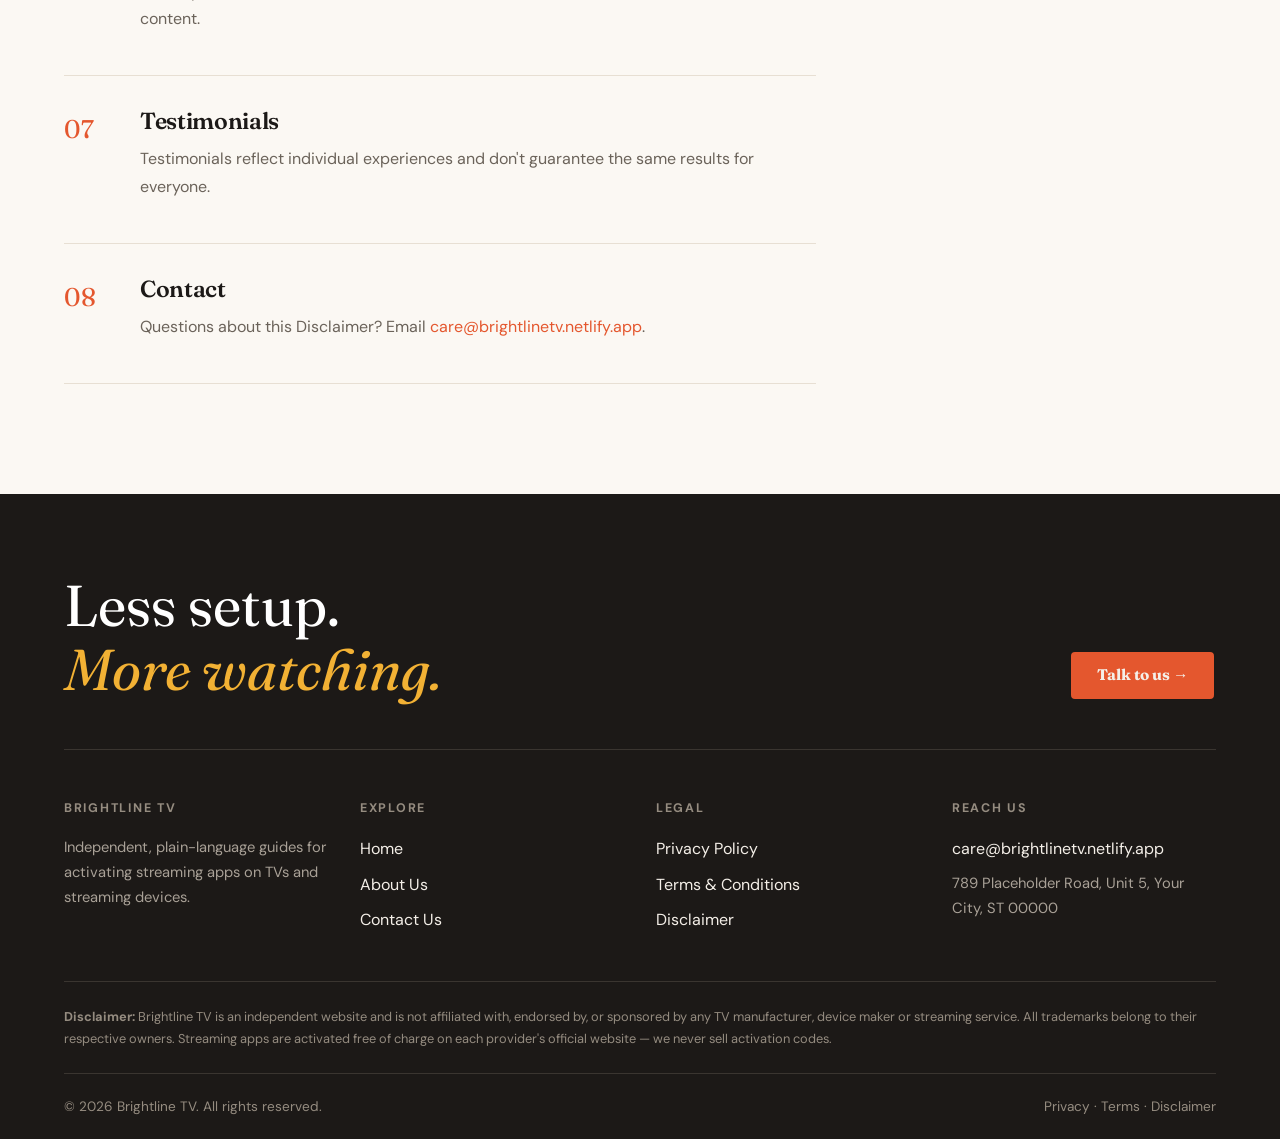
<file: disclaimer.html>
<!DOCTYPE html>
<html lang="en">
<head>
<meta charset="UTF-8">
<meta name="viewport" content="width=device-width, initial-scale=1.0">
<title>Disclaimer — Brightline TV</title>
<meta name="description" content="Disclaimer for Brightline TV.">
<link rel="preconnect" href="https://fonts.googleapis.com">
<link rel="preconnect" href="https://fonts.gstatic.com" crossorigin>
<link href="https://fonts.googleapis.com/css2?family=DM+Sans:wght@400;500;600;700&family=Fraunces:ital,opsz,wght@0,9..144,500;0,9..144,600;0,9..144,700;1,9..144,500;1,9..144,600&display=swap" rel="stylesheet">
<link rel="stylesheet" href="style.css">
</head>
<body>
<header class="hdr">
  <div class="wrap">
    <a href="index.html" class="brand"><i></i>Brightline TV</a>
    <ul class="menu"><li><a href="index.html">Home</a></li><li><a href="about.html">About Us</a></li><li><a href="contact.html">Contact Us</a></li></ul>
    <a href="contact.html" class="btn btn-coral btn-small hdr-cta">Get Help →</a>
    <button class="burger" aria-label="Open menu" aria-expanded="false">&#9776;</button>
  </div>
</header>
<section class="phead">
  <div class="wrap">
    <div class="crumb"><a href="index.html">Home</a> → Disclaimer</div>
    <div class="phead-grid"><h1><em class="it">Disclaimer</em></h1><div><p>Important things to know about who we are and what we offer.</p><div class="stamp">Last updated: November 17, 2026</div></div></div>
  </div>
</section>

<main><section>
  <div class="wrap legal">
    <div class="legal-body"><p class="intro-p">Brightline TV is an independent website. We are not affiliated with, authorized by, or endorsed by any TV manufacturer, streaming device maker or streaming service provider.</p><div class="lsec"><div class="no">01</div><div><h2>General information only</h2><p>Everything on this website is for general information. We make no warranties about its completeness, accuracy or reliability.</p></div></div><div class="lsec"><div class="no">02</div><div><h2>Trademarks</h2><p>Product names, logos and brands mentioned here belong to their respective owners and are used for identification only. Mentioning them doesn't imply any affiliation or endorsement.</p></div></div><div class="lsec"><div class="no">03</div><div><h2>Activation is free</h2><p>Streaming apps are activated free of charge through each provider's official website (an active subscription may be required). We don't sell activation codes and will never ask you to pay to activate an app.</p></div></div><div class="lsec"><div class="no">04</div><div><h2>Official support</h2><p>For account, billing, subscription or outage issues, please contact your streaming provider or device maker directly. Only they can access or change your account.</p></div></div><div class="lsec"><div class="no">05</div><div><h2>Your own risk</h2><p>Any action you take based on information on this website is at your own risk. Brightline TV isn't liable for any loss or damage arising from its use.</p></div></div><div class="lsec"><div class="no">06</div><div><h2>External links</h2><p>We may link to websites we don't control. A link doesn't mean we endorse the site or its content.</p></div></div><div class="lsec"><div class="no">07</div><div><h2>Testimonials</h2><p>Testimonials reflect individual experiences and don't guarantee the same results for everyone.</p></div></div><div class="lsec"><div class="no">08</div><div><h2>Contact</h2><p>Questions about this Disclaimer? Email <a href="mailto:care@brightlinetv.netlify.app">care@brightlinetv.netlify.app</a>.</p></div></div></div>
    <aside class="summary"><h4>In short</h4><ul><li>We're not the official support for any brand</li><li>Activation on official sites is free</li><li>Use our guides at your own risk</li><li>Contact your provider for billing issues</li></ul><p class="more">Questions? Email <a href="mailto:care@brightlinetv.netlify.app">care@brightlinetv.netlify.app</a></p></aside>
  </div>
</section></main>
<footer class="ftr">
  <div class="wrap">
    <div class="ftr-big"><div>Less setup.<br><em>More watching.</em></div><a href="contact.html" class="btn btn-coral">Talk to us →</a></div>
    <div class="ftr-cols">
      <div><h4>Brightline TV</h4><p>Independent, plain-language guides for activating streaming apps on TVs and streaming devices.</p></div>
      <div><h4>Explore</h4><ul><li><a href="index.html">Home</a></li><li><a href="about.html">About Us</a></li><li><a href="contact.html">Contact Us</a></li></ul></div>
      <div><h4>Legal</h4><ul><li><a href="privacy.html">Privacy Policy</a></li><li><a href="terms.html">Terms &amp; Conditions</a></li><li><a href="disclaimer.html">Disclaimer</a></li></ul></div>
      <div><h4>Reach us</h4><ul><li><a href="mailto:care@brightlinetv.netlify.app">care@brightlinetv.netlify.app</a></li><li style="color:#a9a197;font-size:.92rem">789 Placeholder Road, Unit 5, Your City, ST 00000</li></ul></div>
    </div>
    <div class="ftr-note"><strong>Disclaimer:</strong> Brightline TV is an independent website and is not affiliated with, endorsed by, or sponsored by any TV manufacturer, device maker or streaming service. All trademarks belong to their respective owners. Streaming apps are activated free of charge on each provider's official website — we never sell activation codes.</div>
    <div class="ftr-bottom"><span>&copy; <span id="year">2026</span> Brightline TV. All rights reserved.</span><span><a href="privacy.html">Privacy</a> · <a href="terms.html">Terms</a> · <a href="disclaimer.html">Disclaimer</a></span></div>
  </div>
</footer>
<script src="main.js"></script>
</body>
</html>
</file>
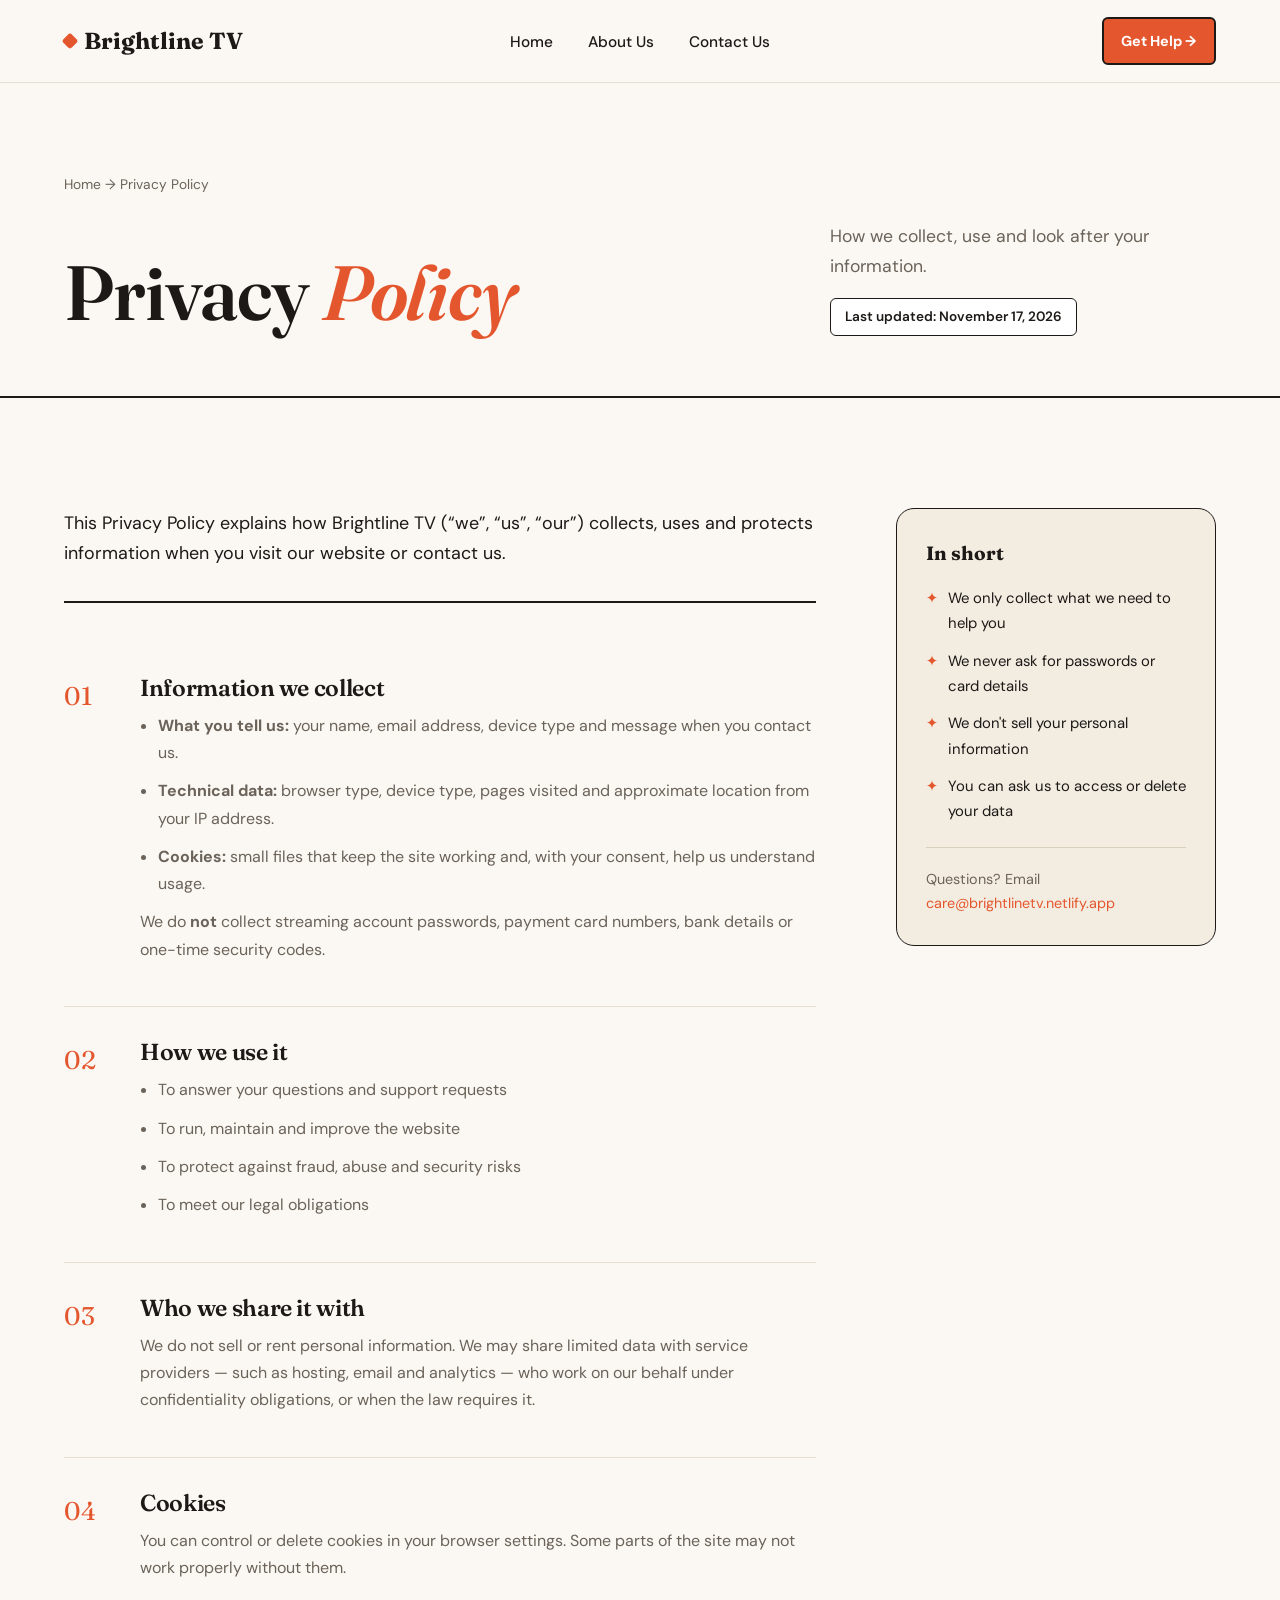
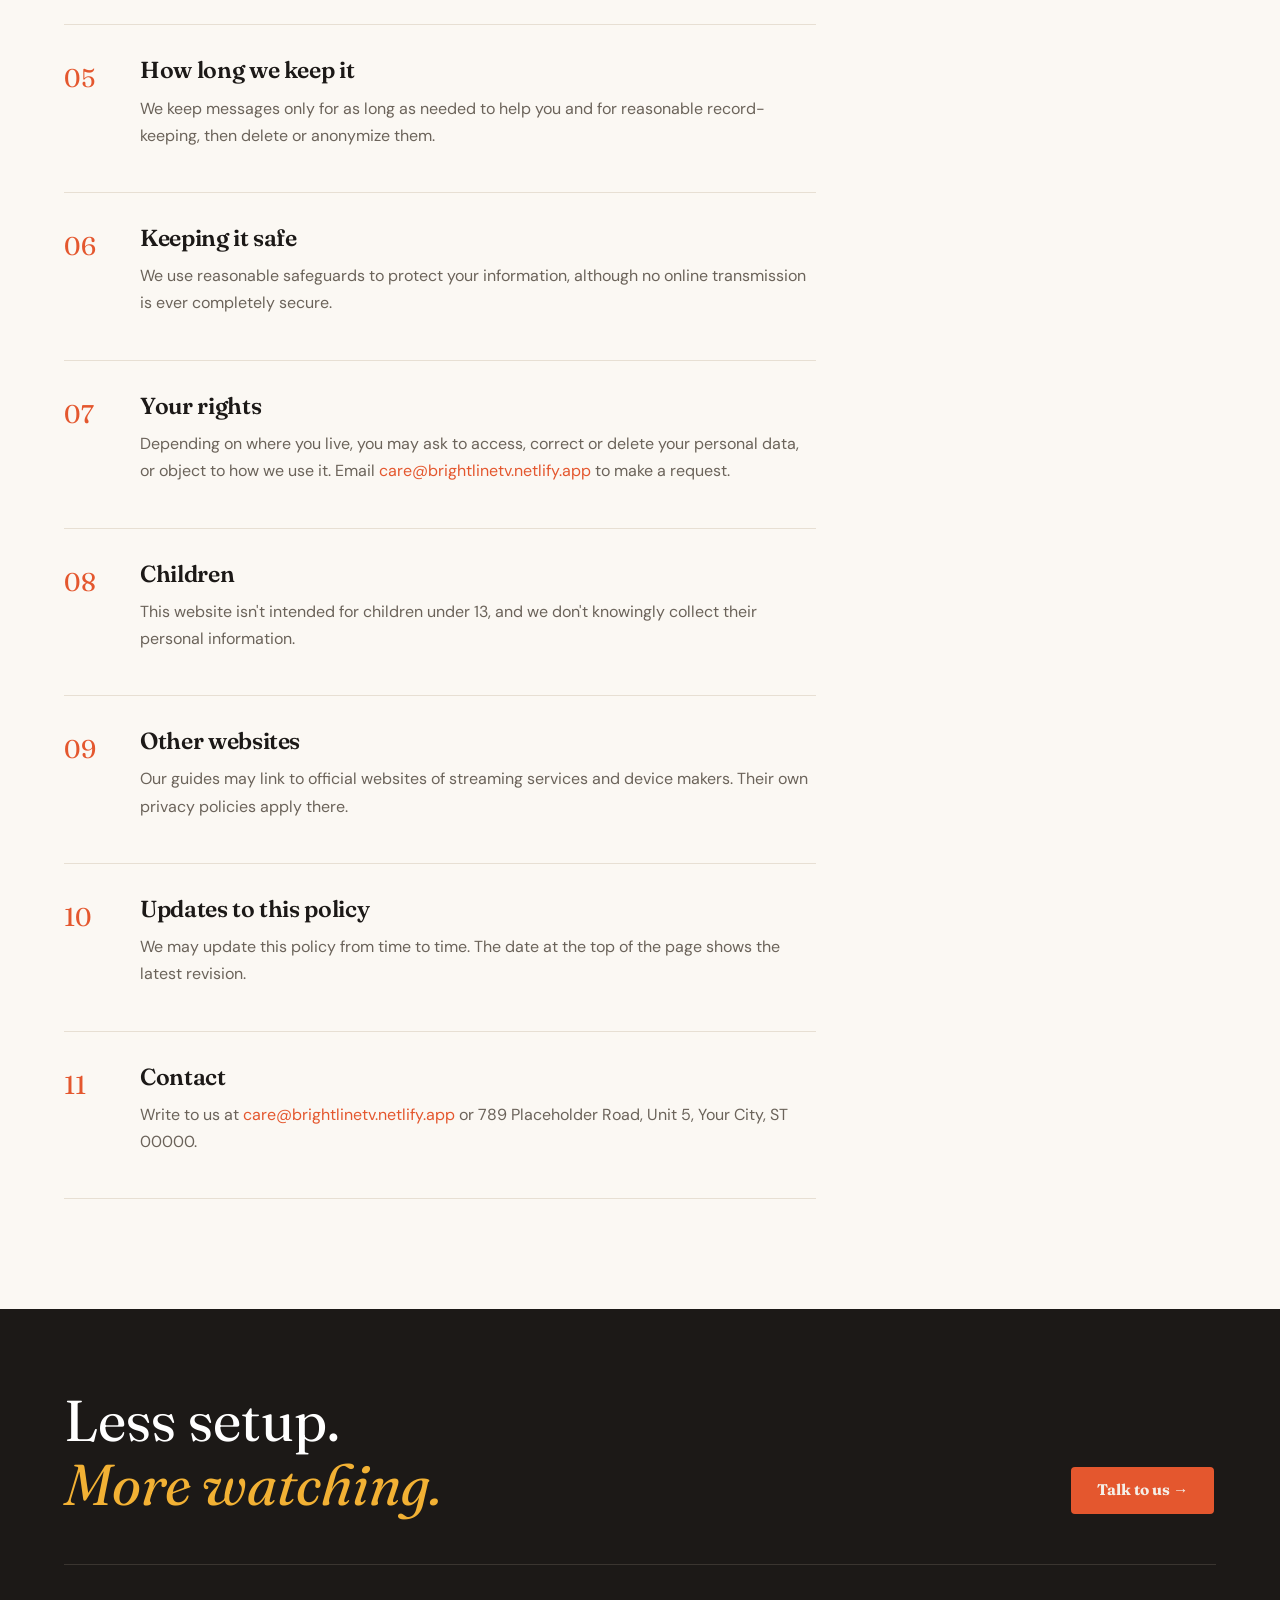
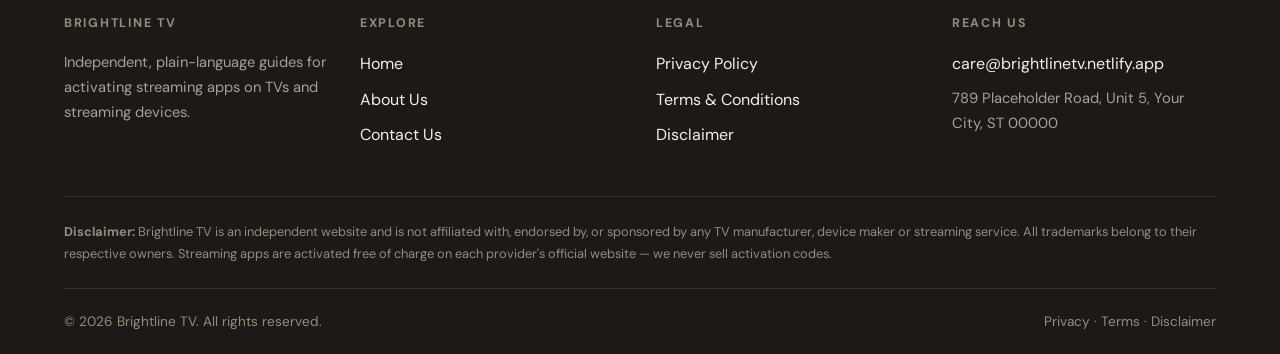
<file: privacy.html>
<!DOCTYPE html>
<html lang="en">
<head>
<meta charset="UTF-8">
<meta name="viewport" content="width=device-width, initial-scale=1.0">
<title>Privacy Policy — Brightline TV</title>
<meta name="description" content="Privacy Policy for Brightline TV.">
<link rel="preconnect" href="https://fonts.googleapis.com">
<link rel="preconnect" href="https://fonts.gstatic.com" crossorigin>
<link href="https://fonts.googleapis.com/css2?family=DM+Sans:wght@400;500;600;700&family=Fraunces:ital,opsz,wght@0,9..144,500;0,9..144,600;0,9..144,700;1,9..144,500;1,9..144,600&display=swap" rel="stylesheet">
<link rel="stylesheet" href="style.css">
</head>
<body>
<header class="hdr">
  <div class="wrap">
    <a href="index.html" class="brand"><i></i>Brightline TV</a>
    <ul class="menu"><li><a href="index.html">Home</a></li><li><a href="about.html">About Us</a></li><li><a href="contact.html">Contact Us</a></li></ul>
    <a href="contact.html" class="btn btn-coral btn-small hdr-cta">Get Help →</a>
    <button class="burger" aria-label="Open menu" aria-expanded="false">&#9776;</button>
  </div>
</header>
<section class="phead">
  <div class="wrap">
    <div class="crumb"><a href="index.html">Home</a> → Privacy Policy</div>
    <div class="phead-grid"><h1>Privacy <em class="it">Policy</em></h1><div><p>How we collect, use and look after your information.</p><div class="stamp">Last updated: November 17, 2026</div></div></div>
  </div>
</section>

<main><section>
  <div class="wrap legal">
    <div class="legal-body"><p class="intro-p">This Privacy Policy explains how Brightline TV (“we”, “us”, “our”) collects, uses and protects information when you visit our website or contact us.</p><div class="lsec"><div class="no">01</div><div><h2>Information we collect</h2><ul><li><strong>What you tell us:</strong> your name, email address, device type and message when you contact us.</li><li><strong>Technical data:</strong> browser type, device type, pages visited and approximate location from your IP address.</li><li><strong>Cookies:</strong> small files that keep the site working and, with your consent, help us understand usage.</li></ul><p>We do <strong>not</strong> collect streaming account passwords, payment card numbers, bank details or one-time security codes.</p></div></div><div class="lsec"><div class="no">02</div><div><h2>How we use it</h2><ul><li>To answer your questions and support requests</li><li>To run, maintain and improve the website</li><li>To protect against fraud, abuse and security risks</li><li>To meet our legal obligations</li></ul></div></div><div class="lsec"><div class="no">03</div><div><h2>Who we share it with</h2><p>We do not sell or rent personal information. We may share limited data with service providers — such as hosting, email and analytics — who work on our behalf under confidentiality obligations, or when the law requires it.</p></div></div><div class="lsec"><div class="no">04</div><div><h2>Cookies</h2><p>You can control or delete cookies in your browser settings. Some parts of the site may not work properly without them.</p></div></div><div class="lsec"><div class="no">05</div><div><h2>How long we keep it</h2><p>We keep messages only for as long as needed to help you and for reasonable record-keeping, then delete or anonymize them.</p></div></div><div class="lsec"><div class="no">06</div><div><h2>Keeping it safe</h2><p>We use reasonable safeguards to protect your information, although no online transmission is ever completely secure.</p></div></div><div class="lsec"><div class="no">07</div><div><h2>Your rights</h2><p>Depending on where you live, you may ask to access, correct or delete your personal data, or object to how we use it. Email <a href="mailto:care@brightlinetv.netlify.app">care@brightlinetv.netlify.app</a> to make a request.</p></div></div><div class="lsec"><div class="no">08</div><div><h2>Children</h2><p>This website isn't intended for children under 13, and we don't knowingly collect their personal information.</p></div></div><div class="lsec"><div class="no">09</div><div><h2>Other websites</h2><p>Our guides may link to official websites of streaming services and device makers. Their own privacy policies apply there.</p></div></div><div class="lsec"><div class="no">10</div><div><h2>Updates to this policy</h2><p>We may update this policy from time to time. The date at the top of the page shows the latest revision.</p></div></div><div class="lsec"><div class="no">11</div><div><h2>Contact</h2><p>Write to us at <a href="mailto:care@brightlinetv.netlify.app">care@brightlinetv.netlify.app</a> or 789 Placeholder Road, Unit 5, Your City, ST 00000.</p></div></div></div>
    <aside class="summary"><h4>In short</h4><ul><li>We only collect what we need to help you</li><li>We never ask for passwords or card details</li><li>We don't sell your personal information</li><li>You can ask us to access or delete your data</li></ul><p class="more">Questions? Email <a href="mailto:care@brightlinetv.netlify.app">care@brightlinetv.netlify.app</a></p></aside>
  </div>
</section></main>
<footer class="ftr">
  <div class="wrap">
    <div class="ftr-big"><div>Less setup.<br><em>More watching.</em></div><a href="contact.html" class="btn btn-coral">Talk to us →</a></div>
    <div class="ftr-cols">
      <div><h4>Brightline TV</h4><p>Independent, plain-language guides for activating streaming apps on TVs and streaming devices.</p></div>
      <div><h4>Explore</h4><ul><li><a href="index.html">Home</a></li><li><a href="about.html">About Us</a></li><li><a href="contact.html">Contact Us</a></li></ul></div>
      <div><h4>Legal</h4><ul><li><a href="privacy.html">Privacy Policy</a></li><li><a href="terms.html">Terms &amp; Conditions</a></li><li><a href="disclaimer.html">Disclaimer</a></li></ul></div>
      <div><h4>Reach us</h4><ul><li><a href="mailto:care@brightlinetv.netlify.app">care@brightlinetv.netlify.app</a></li><li style="color:#a9a197;font-size:.92rem">789 Placeholder Road, Unit 5, Your City, ST 00000</li></ul></div>
    </div>
    <div class="ftr-note"><strong>Disclaimer:</strong> Brightline TV is an independent website and is not affiliated with, endorsed by, or sponsored by any TV manufacturer, device maker or streaming service. All trademarks belong to their respective owners. Streaming apps are activated free of charge on each provider's official website — we never sell activation codes.</div>
    <div class="ftr-bottom"><span>&copy; <span id="year">2026</span> Brightline TV. All rights reserved.</span><span><a href="privacy.html">Privacy</a> · <a href="terms.html">Terms</a> · <a href="disclaimer.html">Disclaimer</a></span></div>
  </div>
</footer>
<script src="main.js"></script>
</body>
</html>
</file>
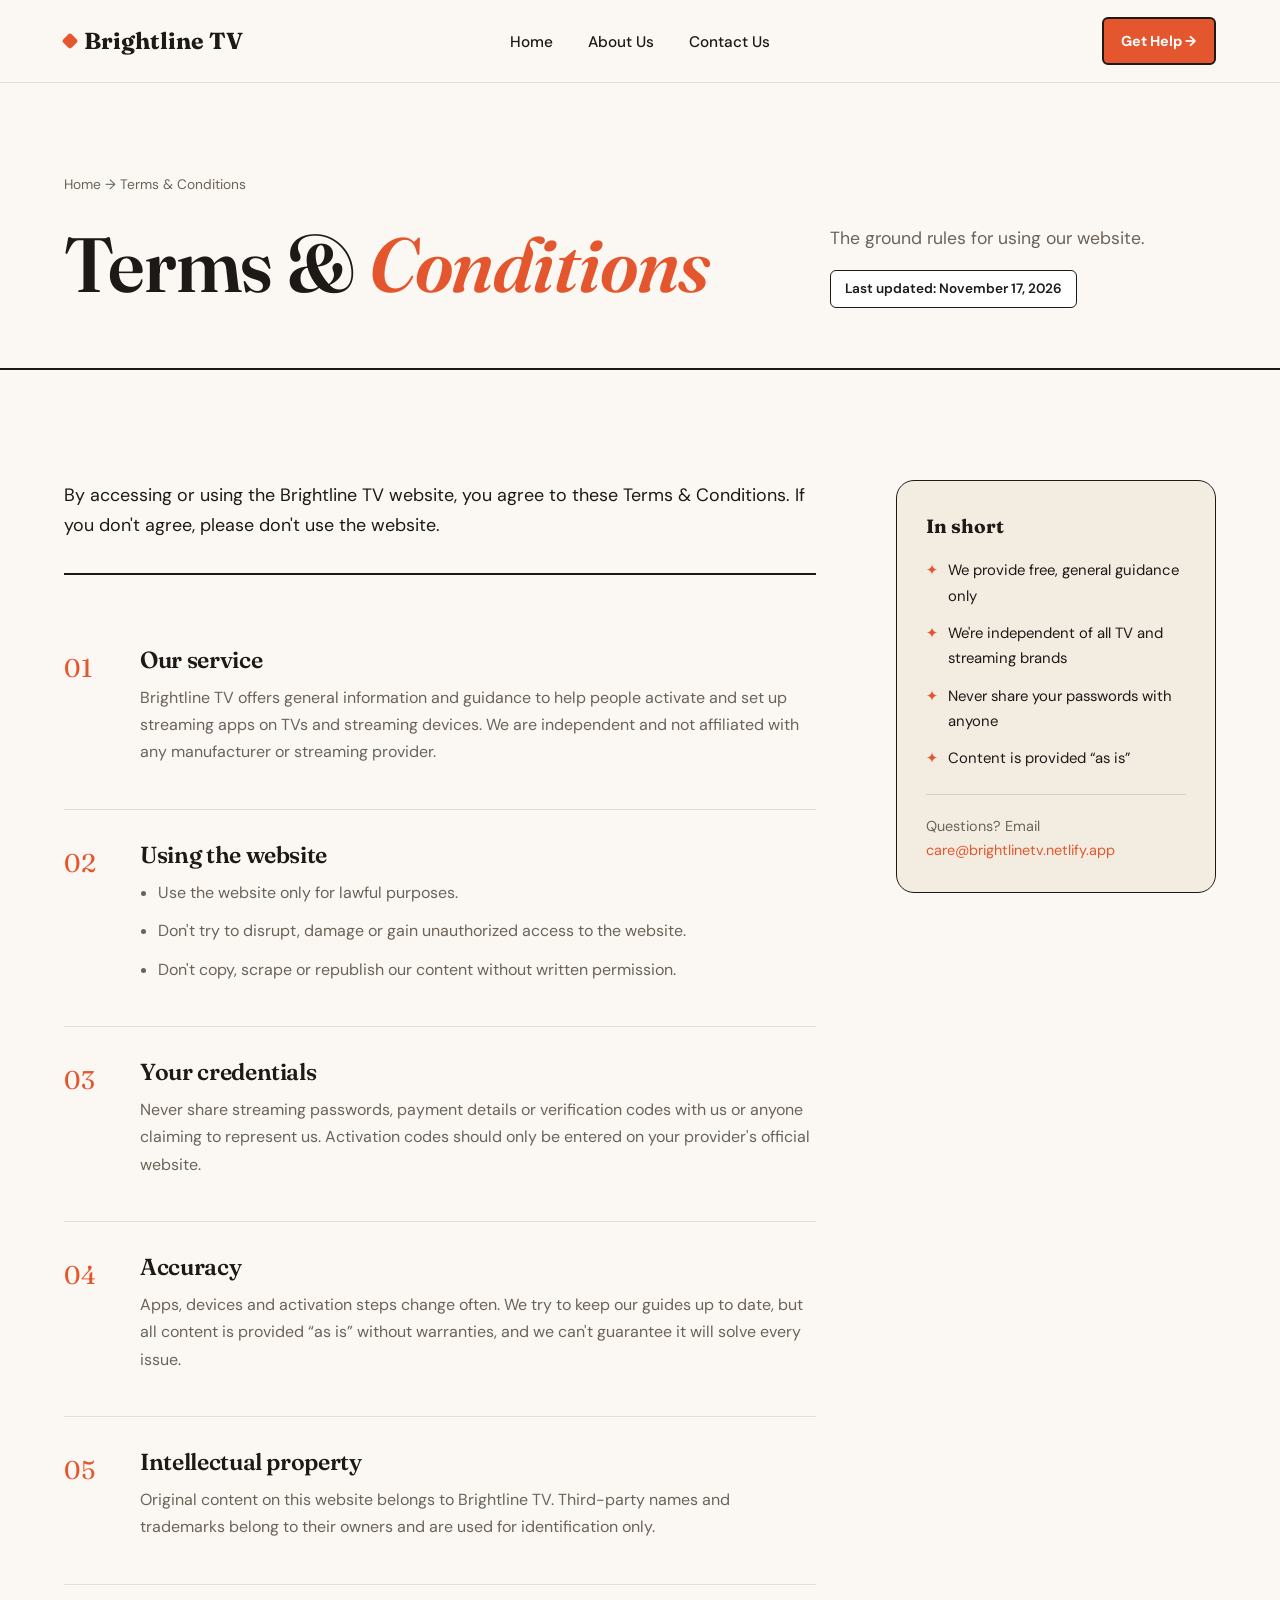
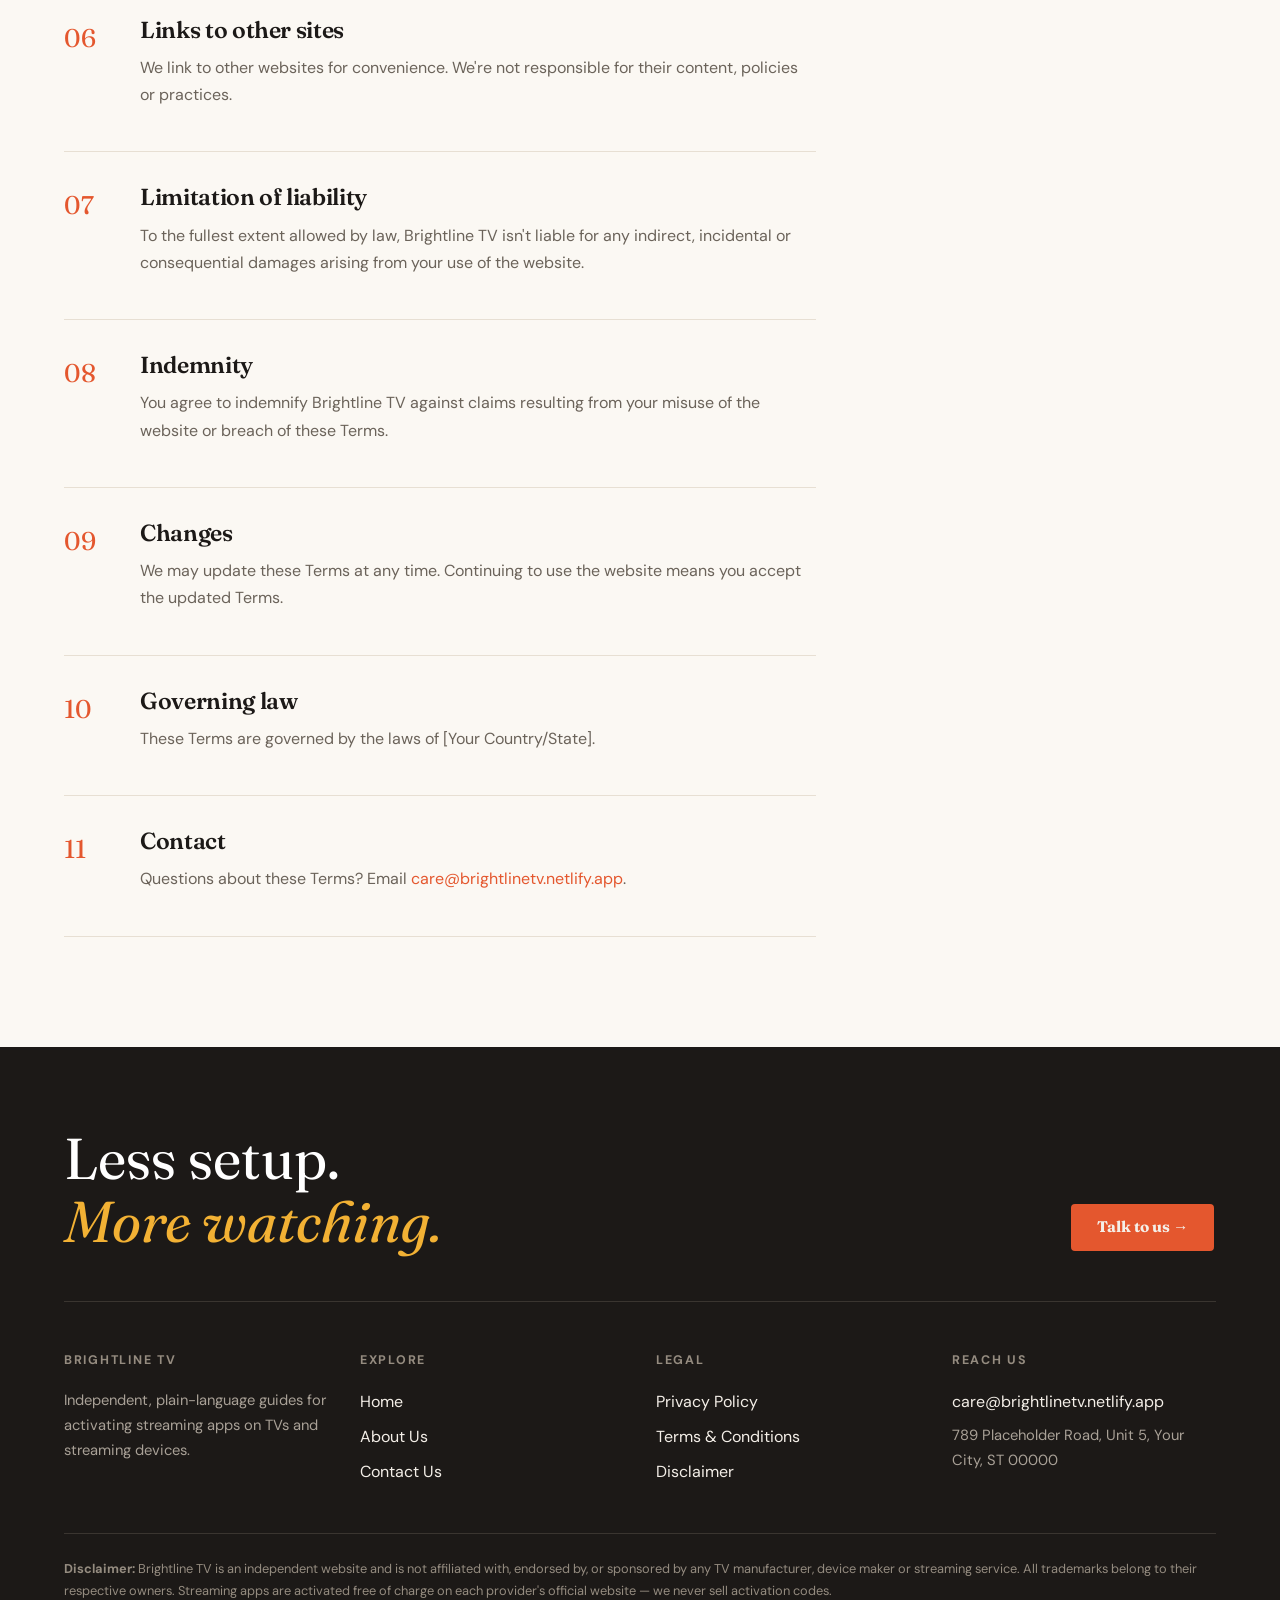
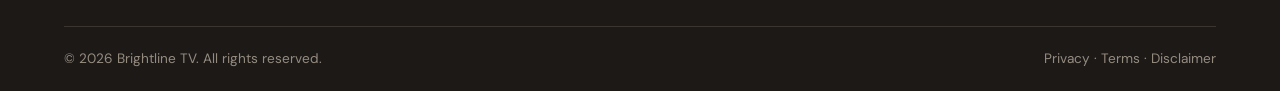
<file: terms.html>
<!DOCTYPE html>
<html lang="en">
<head>
<meta charset="UTF-8">
<meta name="viewport" content="width=device-width, initial-scale=1.0">
<title>Terms & Conditions — Brightline TV</title>
<meta name="description" content="Terms & Conditions for Brightline TV.">
<link rel="preconnect" href="https://fonts.googleapis.com">
<link rel="preconnect" href="https://fonts.gstatic.com" crossorigin>
<link href="https://fonts.googleapis.com/css2?family=DM+Sans:wght@400;500;600;700&family=Fraunces:ital,opsz,wght@0,9..144,500;0,9..144,600;0,9..144,700;1,9..144,500;1,9..144,600&display=swap" rel="stylesheet">
<link rel="stylesheet" href="style.css">
</head>
<body>
<header class="hdr">
  <div class="wrap">
    <a href="index.html" class="brand"><i></i>Brightline TV</a>
    <ul class="menu"><li><a href="index.html">Home</a></li><li><a href="about.html">About Us</a></li><li><a href="contact.html">Contact Us</a></li></ul>
    <a href="contact.html" class="btn btn-coral btn-small hdr-cta">Get Help →</a>
    <button class="burger" aria-label="Open menu" aria-expanded="false">&#9776;</button>
  </div>
</header>
<section class="phead">
  <div class="wrap">
    <div class="crumb"><a href="index.html">Home</a> → Terms & Conditions</div>
    <div class="phead-grid"><h1>Terms &amp; <em class="it">Conditions</em></h1><div><p>The ground rules for using our website.</p><div class="stamp">Last updated: November 17, 2026</div></div></div>
  </div>
</section>

<main><section>
  <div class="wrap legal">
    <div class="legal-body"><p class="intro-p">By accessing or using the Brightline TV website, you agree to these Terms &amp; Conditions. If you don't agree, please don't use the website.</p><div class="lsec"><div class="no">01</div><div><h2>Our service</h2><p>Brightline TV offers general information and guidance to help people activate and set up streaming apps on TVs and streaming devices. We are independent and not affiliated with any manufacturer or streaming provider.</p></div></div><div class="lsec"><div class="no">02</div><div><h2>Using the website</h2><ul><li>Use the website only for lawful purposes.</li><li>Don't try to disrupt, damage or gain unauthorized access to the website.</li><li>Don't copy, scrape or republish our content without written permission.</li></ul></div></div><div class="lsec"><div class="no">03</div><div><h2>Your credentials</h2><p>Never share streaming passwords, payment details or verification codes with us or anyone claiming to represent us. Activation codes should only be entered on your provider's official website.</p></div></div><div class="lsec"><div class="no">04</div><div><h2>Accuracy</h2><p>Apps, devices and activation steps change often. We try to keep our guides up to date, but all content is provided “as is” without warranties, and we can't guarantee it will solve every issue.</p></div></div><div class="lsec"><div class="no">05</div><div><h2>Intellectual property</h2><p>Original content on this website belongs to Brightline TV. Third-party names and trademarks belong to their owners and are used for identification only.</p></div></div><div class="lsec"><div class="no">06</div><div><h2>Links to other sites</h2><p>We link to other websites for convenience. We're not responsible for their content, policies or practices.</p></div></div><div class="lsec"><div class="no">07</div><div><h2>Limitation of liability</h2><p>To the fullest extent allowed by law, Brightline TV isn't liable for any indirect, incidental or consequential damages arising from your use of the website.</p></div></div><div class="lsec"><div class="no">08</div><div><h2>Indemnity</h2><p>You agree to indemnify Brightline TV against claims resulting from your misuse of the website or breach of these Terms.</p></div></div><div class="lsec"><div class="no">09</div><div><h2>Changes</h2><p>We may update these Terms at any time. Continuing to use the website means you accept the updated Terms.</p></div></div><div class="lsec"><div class="no">10</div><div><h2>Governing law</h2><p>These Terms are governed by the laws of [Your Country/State].</p></div></div><div class="lsec"><div class="no">11</div><div><h2>Contact</h2><p>Questions about these Terms? Email <a href="mailto:care@brightlinetv.netlify.app">care@brightlinetv.netlify.app</a>.</p></div></div></div>
    <aside class="summary"><h4>In short</h4><ul><li>We provide free, general guidance only</li><li>We're independent of all TV and streaming brands</li><li>Never share your passwords with anyone</li><li>Content is provided “as is”</li></ul><p class="more">Questions? Email <a href="mailto:care@brightlinetv.netlify.app">care@brightlinetv.netlify.app</a></p></aside>
  </div>
</section></main>
<footer class="ftr">
  <div class="wrap">
    <div class="ftr-big"><div>Less setup.<br><em>More watching.</em></div><a href="contact.html" class="btn btn-coral">Talk to us →</a></div>
    <div class="ftr-cols">
      <div><h4>Brightline TV</h4><p>Independent, plain-language guides for activating streaming apps on TVs and streaming devices.</p></div>
      <div><h4>Explore</h4><ul><li><a href="index.html">Home</a></li><li><a href="about.html">About Us</a></li><li><a href="contact.html">Contact Us</a></li></ul></div>
      <div><h4>Legal</h4><ul><li><a href="privacy.html">Privacy Policy</a></li><li><a href="terms.html">Terms &amp; Conditions</a></li><li><a href="disclaimer.html">Disclaimer</a></li></ul></div>
      <div><h4>Reach us</h4><ul><li><a href="mailto:care@brightlinetv.netlify.app">care@brightlinetv.netlify.app</a></li><li style="color:#a9a197;font-size:.92rem">789 Placeholder Road, Unit 5, Your City, ST 00000</li></ul></div>
    </div>
    <div class="ftr-note"><strong>Disclaimer:</strong> Brightline TV is an independent website and is not affiliated with, endorsed by, or sponsored by any TV manufacturer, device maker or streaming service. All trademarks belong to their respective owners. Streaming apps are activated free of charge on each provider's official website — we never sell activation codes.</div>
    <div class="ftr-bottom"><span>&copy; <span id="year">2026</span> Brightline TV. All rights reserved.</span><span><a href="privacy.html">Privacy</a> · <a href="terms.html">Terms</a> · <a href="disclaimer.html">Disclaimer</a></span></div>
  </div>
</footer>
<script src="main.js"></script>
</body>
</html>
</file>
<file: style.css>
:root{
  --bg:#fbf8f3; --paper:#ffffff; --sand:#f3ece1; --ink:#1c1917; --muted:#6b635a; --line:#e7dfd3;
  --coral:#e4572e; --coral-dark:#c2431e; --coral-soft:#fdeee8; --navy:#1f2a44; --sun:#f2b134;
  --max:1180px;
}
*{box-sizing:border-box;margin:0;padding:0}
html{scroll-behavior:smooth}
body{font-family:'DM Sans',system-ui,sans-serif;background:var(--bg);color:var(--ink);line-height:1.7;-webkit-font-smoothing:antialiased}
a{color:var(--coral);text-decoration:none}
a:hover{color:var(--coral-dark)}
svg{display:block}
.wrap{width:min(var(--max),90%);margin-inline:auto}
h1,h2,h3{font-family:'Fraunces',Georgia,serif;font-weight:600;line-height:1.12;letter-spacing:-.015em}
h1{font-size:clamp(2.6rem,6vw,4.8rem)}
h2{font-size:clamp(2rem,3.8vw,3rem)}
h3{font-size:1.3rem}
p{color:var(--muted)}
em.it{font-style:italic;color:var(--coral)}
.kicker{font-size:.8rem;font-weight:700;letter-spacing:.16em;text-transform:uppercase;color:var(--coral);display:flex;align-items:center;gap:.7rem;margin-bottom:1.1rem}
.kicker::before{content:"";width:28px;height:2px;background:var(--coral)}

/* Header: logo left, nav centered, button right */
.hdr{border-bottom:1px solid var(--line);background:var(--bg);position:sticky;top:0;z-index:40}
.hdr .wrap{display:grid;grid-template-columns:1fr auto 1fr;align-items:center;height:82px}
.brand{font-family:'Fraunces',serif;font-size:1.45rem;font-weight:700;color:var(--ink);display:flex;align-items:center;gap:.5rem}
.brand:hover{color:var(--ink)}
.brand i{width:12px;height:12px;border-radius:3px;background:var(--coral);display:inline-block;transform:rotate(45deg)}
.menu{display:flex;list-style:none;gap:2.2rem}
.menu a{color:var(--ink);font-weight:500;font-size:.96rem;position:relative;padding:.3rem 0}
.menu a::after{content:"";position:absolute;left:0;right:100%;bottom:0;height:2px;background:var(--coral);transition:right .2s}
.menu a:hover::after,.menu a.active::after{right:0}
.hdr-cta{justify-self:end}
.burger{display:none;justify-self:end;background:none;border:1.5px solid var(--ink);border-radius:6px;padding:.35rem .65rem;font-size:1.05rem;cursor:pointer;color:var(--ink)}

/* Buttons — square-ish */
.btn{display:inline-flex;align-items:center;gap:.6rem;padding:.95rem 1.6rem;border-radius:6px;font-weight:700;font-size:.96rem;border:2px solid var(--ink);cursor:pointer;transition:transform .15s,box-shadow .15s;font-family:inherit}
.btn:hover{transform:translate(-2px,-2px);box-shadow:4px 4px 0 var(--ink)}
.btn-coral{background:var(--coral);color:#fff;border-color:var(--ink)}
.btn-coral:hover{color:#fff}
.btn-line{background:transparent;color:var(--ink)}
.btn-line:hover{color:var(--ink)}
.btn-small{padding:.6rem 1.1rem;font-size:.9rem}

section{padding:110px 0}
.sand{background:var(--sand)}
.navy{background:var(--navy);color:#fff}
.navy p{color:#b9c1d6}

/* Hero: split with big headline + side panel */
.hero{padding:80px 0 90px}
.hero-grid{display:grid;grid-template-columns:1.25fr .75fr;gap:4rem;align-items:end}
.hero p.lead{font-size:1.2rem;max-width:560px;margin:1.6rem 0 2.2rem}
.hero-btns{display:flex;gap:1rem;flex-wrap:wrap}
.remote{background:var(--navy);border-radius:28px;padding:2rem;color:#fff;border:2px solid var(--ink);box-shadow:10px 10px 0 var(--coral)}
.remote small{color:#b9c1d6;font-size:.8rem;text-transform:uppercase;letter-spacing:.12em}
.remote .code{font-family:'Fraunces',serif;font-size:2.6rem;letter-spacing:.18em;margin:.4rem 0 1.3rem}
.remote ol{list-style:none;counter-reset:s;display:grid;gap:.75rem;border-top:1px solid #34405e;padding-top:1.2rem}
.remote li{counter-increment:s;display:flex;gap:.8rem;align-items:center;font-size:.93rem;color:#dfe4f0}
.remote li::before{content:counter(s);width:26px;height:26px;border-radius:50%;border:1.5px solid var(--sun);color:var(--sun);display:grid;place-items:center;font-size:.78rem;font-weight:700;flex:none}

/* Marquee strip */
.ticker{background:var(--ink);color:var(--bg);overflow:hidden;white-space:nowrap;padding:1rem 0;border-block:2px solid var(--ink)}
.ticker-track{display:inline-flex;gap:3rem;animation:slide 30s linear infinite;font-family:'Fraunces',serif;font-size:1.25rem}
.ticker-track span{display:inline-flex;align-items:center;gap:3rem}
.ticker-track span::after{content:"✦";color:var(--sun)}
@keyframes slide{to{transform:translateX(-50%)}}
@media (prefers-reduced-motion:reduce){.ticker-track{animation:none}}

/* Steps: vertical list with big numerals beside sticky heading */
.split{display:grid;grid-template-columns:.85fr 1.15fr;gap:5rem;align-items:start}
.sticky{position:sticky;top:120px}
.sticky p{margin-top:1rem;font-size:1.05rem}
.steps{border-top:2px solid var(--ink)}
.step{display:grid;grid-template-columns:110px 1fr;gap:1.5rem;padding:2.2rem 0;border-bottom:1px solid var(--line)}
.step .n{font-family:'Fraunces',serif;font-size:4rem;line-height:1;color:var(--coral);font-weight:500}
.step h3{margin-bottom:.4rem}

/* Devices: pill chips cloud */
.devices-head{display:flex;justify-content:space-between;align-items:end;gap:2rem;flex-wrap:wrap;margin-bottom:3rem}
.devices-head p{max-width:420px}
.chips{display:flex;flex-wrap:wrap;gap:1rem}
.chip{display:flex;align-items:center;gap:.8rem;background:var(--paper);border:1.5px solid var(--ink);border-radius:999px;padding:.85rem 1.5rem .85rem .9rem;font-weight:600}
.chip .dot{width:38px;height:38px;border-radius:50%;background:var(--coral-soft);color:var(--coral);display:grid;place-items:center}
.chip small{display:block;font-weight:400;color:var(--muted);font-size:.82rem;line-height:1.3}

/* Why choose us: bento grid */
.bento{display:grid;grid-template-columns:repeat(6,1fr);grid-auto-rows:minmax(200px,auto);gap:1.2rem;margin-top:3.5rem}
.tile{background:var(--paper);border:1.5px solid var(--ink);border-radius:18px;padding:2rem;display:flex;flex-direction:column;justify-content:space-between;gap:1.2rem}
.tile h3{font-size:1.35rem;margin-bottom:.4rem}
.tile .ic{width:48px;height:48px;border-radius:12px;background:var(--coral-soft);color:var(--coral);display:grid;place-items:center}
.t-a{grid-column:span 4;background:var(--coral);color:#fff}
.t-a p{color:#ffe3d9}
.t-a .ic{background:rgba(255,255,255,.18);color:#fff}
.t-a h3{font-size:2rem;max-width:520px}
.t-b{grid-column:span 2;background:var(--sun)}
.t-b p{color:#4a3a12}
.t-b .big{font-family:'Fraunces',serif;font-size:4.2rem;line-height:1;color:var(--ink)}
.t-c{grid-column:span 2}
.t-d{grid-column:span 2}
.t-e{grid-column:span 2;background:var(--navy);color:#fff}
.t-e p{color:#b9c1d6}
.t-e .ic{background:#2c3a5c;color:var(--sun)}

/* Testimonials: horizontal scroll cards */
.rev-head{display:flex;justify-content:space-between;align-items:end;gap:2rem;flex-wrap:wrap;margin-bottom:3rem}
.rev-ctrl{display:flex;gap:.6rem}
.rev-ctrl button{width:48px;height:48px;border-radius:50%;border:1.5px solid #fff;background:transparent;color:#fff;font-size:1.2rem;cursor:pointer}
.rev-ctrl button:hover{background:#fff;color:var(--navy)}
.reviews{display:grid;grid-auto-flow:column;grid-auto-columns:minmax(320px,380px);gap:1.4rem;overflow-x:auto;scroll-snap-type:x mandatory;padding-bottom:1.2rem;scrollbar-width:thin}
.review{scroll-snap-align:start;background:#26324f;border:1px solid #34405e;border-radius:20px;padding:2rem;display:flex;flex-direction:column;gap:1.3rem}
.review q{font-family:'Fraunces',serif;font-size:1.22rem;line-height:1.5;color:#fff;quotes:"“" "”"}
.review .stars{color:var(--sun);letter-spacing:3px}
.review .by{margin-top:auto;display:flex;gap:.8rem;align-items:center;border-top:1px solid #34405e;padding-top:1.2rem}
.review .av{width:42px;height:42px;border-radius:50%;background:var(--sun);color:var(--ink);display:grid;place-items:center;font-weight:700}
.review strong{display:block;color:#fff;font-size:.95rem}
.review span{font-size:.82rem;color:#b9c1d6}
.note{font-size:.8rem;color:#8d97b1;margin-top:1.2rem}

/* FAQ: numbered list in two columns */
.faq-grid{display:grid;grid-template-columns:repeat(2,1fr);gap:2.8rem 4rem;margin-top:3.5rem}
.qa{border-top:2px solid var(--ink);padding-top:1.3rem}
.qa h3{font-size:1.2rem;margin-bottom:.6rem;display:flex;gap:.8rem}
.qa h3 span{color:var(--coral);font-family:'DM Sans',sans-serif;font-size:.9rem;font-weight:700;padding-top:.3rem}

/* CTA: big centered statement */
.final{text-align:center;padding:120px 0}
.final h2{font-size:clamp(2.3rem,5vw,4rem);max-width:820px;margin:0 auto}
.final p{max-width:520px;margin:1.3rem auto 2.2rem;font-size:1.1rem}

/* Inner page heading — big type with rule */
.phead{padding:90px 0 60px;border-bottom:2px solid var(--ink)}
.phead .crumb{font-size:.86rem;color:var(--muted);margin-bottom:1.6rem}
.phead .crumb a{color:var(--muted)}
.phead-grid{display:grid;grid-template-columns:1.3fr .7fr;gap:3rem;align-items:end}
.phead p{font-size:1.1rem}
.stamp{display:inline-block;border:1.5px solid var(--ink);border-radius:6px;padding:.4rem .9rem;font-size:.85rem;font-weight:600;margin-top:1rem;background:var(--paper)}

/* Legal: summary card + numbered sections */
.legal{display:grid;grid-template-columns:1fr 320px;gap:5rem;align-items:start}
.legal-body section{padding:0}
.lsec{display:grid;grid-template-columns:60px 1fr;gap:1rem;padding:2rem 0;border-bottom:1px solid var(--line)}
.lsec:first-child{padding-top:0}
.lsec .no{font-family:'Fraunces',serif;font-size:1.6rem;color:var(--coral)}
.lsec h2{font-size:1.45rem;margin-bottom:.7rem}
.lsec p,.lsec li{margin-bottom:.7rem}
.lsec ul{padding-left:1.1rem;color:var(--muted)}
.intro-p{font-size:1.12rem;color:var(--ink);margin-bottom:2.5rem;padding-bottom:2rem;border-bottom:2px solid var(--ink)}
.summary{position:sticky;top:120px;background:var(--sand);border-radius:18px;padding:1.8rem;border:1.5px solid var(--ink)}
.summary h4{font-family:'Fraunces',serif;font-size:1.2rem;margin-bottom:1rem}
.summary ul{list-style:none;display:grid;gap:.75rem}
.summary li{display:flex;gap:.6rem;font-size:.93rem;color:var(--ink)}
.summary li::before{content:"✦";color:var(--coral)}
.summary .more{margin-top:1.4rem;padding-top:1.2rem;border-top:1px solid #d9cfbf;font-size:.9rem}

/* About: big quote + stats + team principles */
.manifesto{font-family:'Fraunces',serif;font-size:clamp(1.6rem,3.2vw,2.5rem);line-height:1.35;max-width:980px}
.manifesto em{color:var(--coral)}
.twocol{display:grid;grid-template-columns:1fr 1fr;gap:3rem;margin-top:3.5rem}
.twocol p+p{margin-top:1rem}
.numbers{display:grid;grid-template-columns:repeat(3,1fr);border-top:2px solid var(--ink);border-bottom:2px solid var(--ink)}
.numbers div{padding:2.5rem 2rem;border-right:1px solid var(--line)}
.numbers div:last-child{border-right:none}
.numbers strong{display:block;font-family:'Fraunces',serif;font-size:2.4rem;color:var(--coral);line-height:1.1}
.principles{display:grid;grid-template-columns:repeat(3,1fr);gap:1.4rem;margin-top:3rem}
.pr{border:1.5px solid var(--ink);border-radius:18px;padding:2rem;background:var(--paper)}
.pr .tag{font-size:.78rem;font-weight:700;letter-spacing:.12em;text-transform:uppercase;color:var(--coral)}
.pr h3{margin:.6rem 0 .5rem}

/* Contact: split screen */
.cgrid{display:grid;grid-template-columns:.9fr 1.1fr;min-height:100%}
.cside{background:var(--navy);color:#fff;padding:4rem 3.5rem;border-radius:24px 0 0 24px;border:2px solid var(--ink);border-right:none}
.cside h2{color:#fff;font-size:2.2rem}
.cside p{color:#b9c1d6}
.cline{display:flex;gap:1rem;align-items:flex-start;padding:1.3rem 0;border-bottom:1px solid #34405e}
.cline:first-of-type{margin-top:2rem}
.cline .ic{width:44px;height:44px;border-radius:50%;background:#2c3a5c;color:var(--sun);display:grid;place-items:center;flex:none}
.cline strong{display:block;color:#fff}
.cline a{color:#fff}
.cside .warn{margin-top:2rem;background:#26324f;border-left:3px solid var(--sun);padding:1rem 1.2rem;border-radius:0 10px 10px 0;font-size:.9rem;color:#dfe4f0}
.cform{background:var(--paper);padding:4rem 3.5rem;border-radius:0 24px 24px 0;border:2px solid var(--ink)}
.cform h2{font-size:2rem;margin-bottom:.4rem}
.fg{display:grid;grid-template-columns:1fr 1fr;gap:0 1.2rem;margin-top:2rem}
.full{grid-column:1/-1}
label{display:block;font-size:.84rem;font-weight:700;letter-spacing:.04em;margin-bottom:.4rem}
input,select,textarea{width:100%;padding:.85rem 0;border:none;border-bottom:1.5px solid var(--line);background:transparent;color:var(--ink);font:inherit;margin-bottom:1.5rem;border-radius:0}
input:focus,select:focus,textarea:focus{outline:none;border-bottom-color:var(--coral)}
textarea{min-height:120px;resize:vertical}
.topics{display:flex;flex-wrap:wrap;gap:.6rem;margin-bottom:1.6rem}
.topics label{margin:0;font-weight:500;letter-spacing:0;font-size:.9rem;cursor:pointer}
.topics input{position:absolute;opacity:0;width:0;height:0}
.topics span{display:inline-block;border:1.5px solid var(--line);border-radius:999px;padding:.45rem 1rem;transition:all .15s}
.topics input:checked+span{background:var(--ink);border-color:var(--ink);color:#fff}
.topics input:focus-visible+span{outline:2px solid var(--coral);outline-offset:2px}
.agree{display:flex;gap:.6rem;align-items:flex-start;font-size:.9rem;color:var(--muted);font-weight:400;letter-spacing:0}
.agree input{width:auto;margin:.35rem 0 0}
.form-msg{display:none;margin-top:1.2rem;padding:1rem 1.2rem;border-radius:8px;background:var(--coral-soft);color:var(--coral-dark);font-weight:600}
.form-msg.show{display:block}

/* Footer: big brand line + columns */
.ftr{background:var(--ink);color:#d6d0c7;padding:80px 0 0}
.ftr-big{font-family:'Fraunces',serif;font-size:clamp(2rem,5vw,3.6rem);color:#fff;line-height:1.1;padding-bottom:3rem;border-bottom:1px solid #3a3530;display:flex;justify-content:space-between;align-items:end;gap:2rem;flex-wrap:wrap}
.ftr-big em{color:var(--sun)}
.ftr-cols{display:grid;grid-template-columns:repeat(4,1fr);gap:2rem;padding:3rem 0}
.ftr h4{font-size:.78rem;letter-spacing:.14em;text-transform:uppercase;color:#958c80;margin-bottom:1rem;font-family:'DM Sans',sans-serif}
.ftr ul{list-style:none;display:grid;gap:.5rem}
.ftr a{color:#f4efe8}
.ftr a:hover{color:var(--sun)}
.ftr p{color:#a9a197;font-size:.92rem}
.ftr-note{border-top:1px solid #3a3530;padding:1.5rem 0;font-size:.8rem;color:#958c80}
.ftr-bottom{border-top:1px solid #3a3530;padding:1.3rem 0;display:flex;justify-content:space-between;flex-wrap:wrap;gap:1rem;font-size:.85rem;color:#958c80}
.ftr-bottom a{color:#958c80}

@media (max-width:980px){
  .hero-grid,.split,.legal,.phead-grid,.twocol,.cgrid{grid-template-columns:1fr}
  .sticky,.summary{position:static}
  .bento{grid-template-columns:1fr 1fr}
  .t-a{grid-column:span 2}.t-b,.t-c,.t-d,.t-e{grid-column:span 1}
  .principles{grid-template-columns:1fr}
  .ftr-cols{grid-template-columns:1fr 1fr}
  .cside{border-radius:24px 24px 0 0;border-right:2px solid var(--ink);border-bottom:none}
  .cform{border-radius:0 0 24px 24px}
  .legal .summary{order:-1}
}
@media (max-width:760px){
  .hdr .wrap{grid-template-columns:1fr auto}
  .hdr-cta{display:none}
  .burger{display:block}
  .menu{display:none;position:absolute;top:82px;left:0;right:0;flex-direction:column;gap:0;background:var(--bg);border-bottom:2px solid var(--ink);padding:.5rem 5%}
  .menu.open{display:flex}
  .menu a{display:block;padding:.9rem 0}
  .menu li+li{border-top:1px solid var(--line)}
  section{padding:75px 0}
  .step{grid-template-columns:70px 1fr}
  .step .n{font-size:3rem}
  .bento{grid-template-columns:1fr}
  .t-a,.t-b,.t-c,.t-d,.t-e{grid-column:span 1}
  .faq-grid,.numbers,.fg,.ftr-cols{grid-template-columns:1fr}
  .numbers div{border-right:none;border-bottom:1px solid var(--line)}
  .cside,.cform{padding:2.5rem 1.6rem}
  .lsec{grid-template-columns:1fr;gap:.2rem}
  .reviews{grid-auto-columns:85%}
}
</file>
